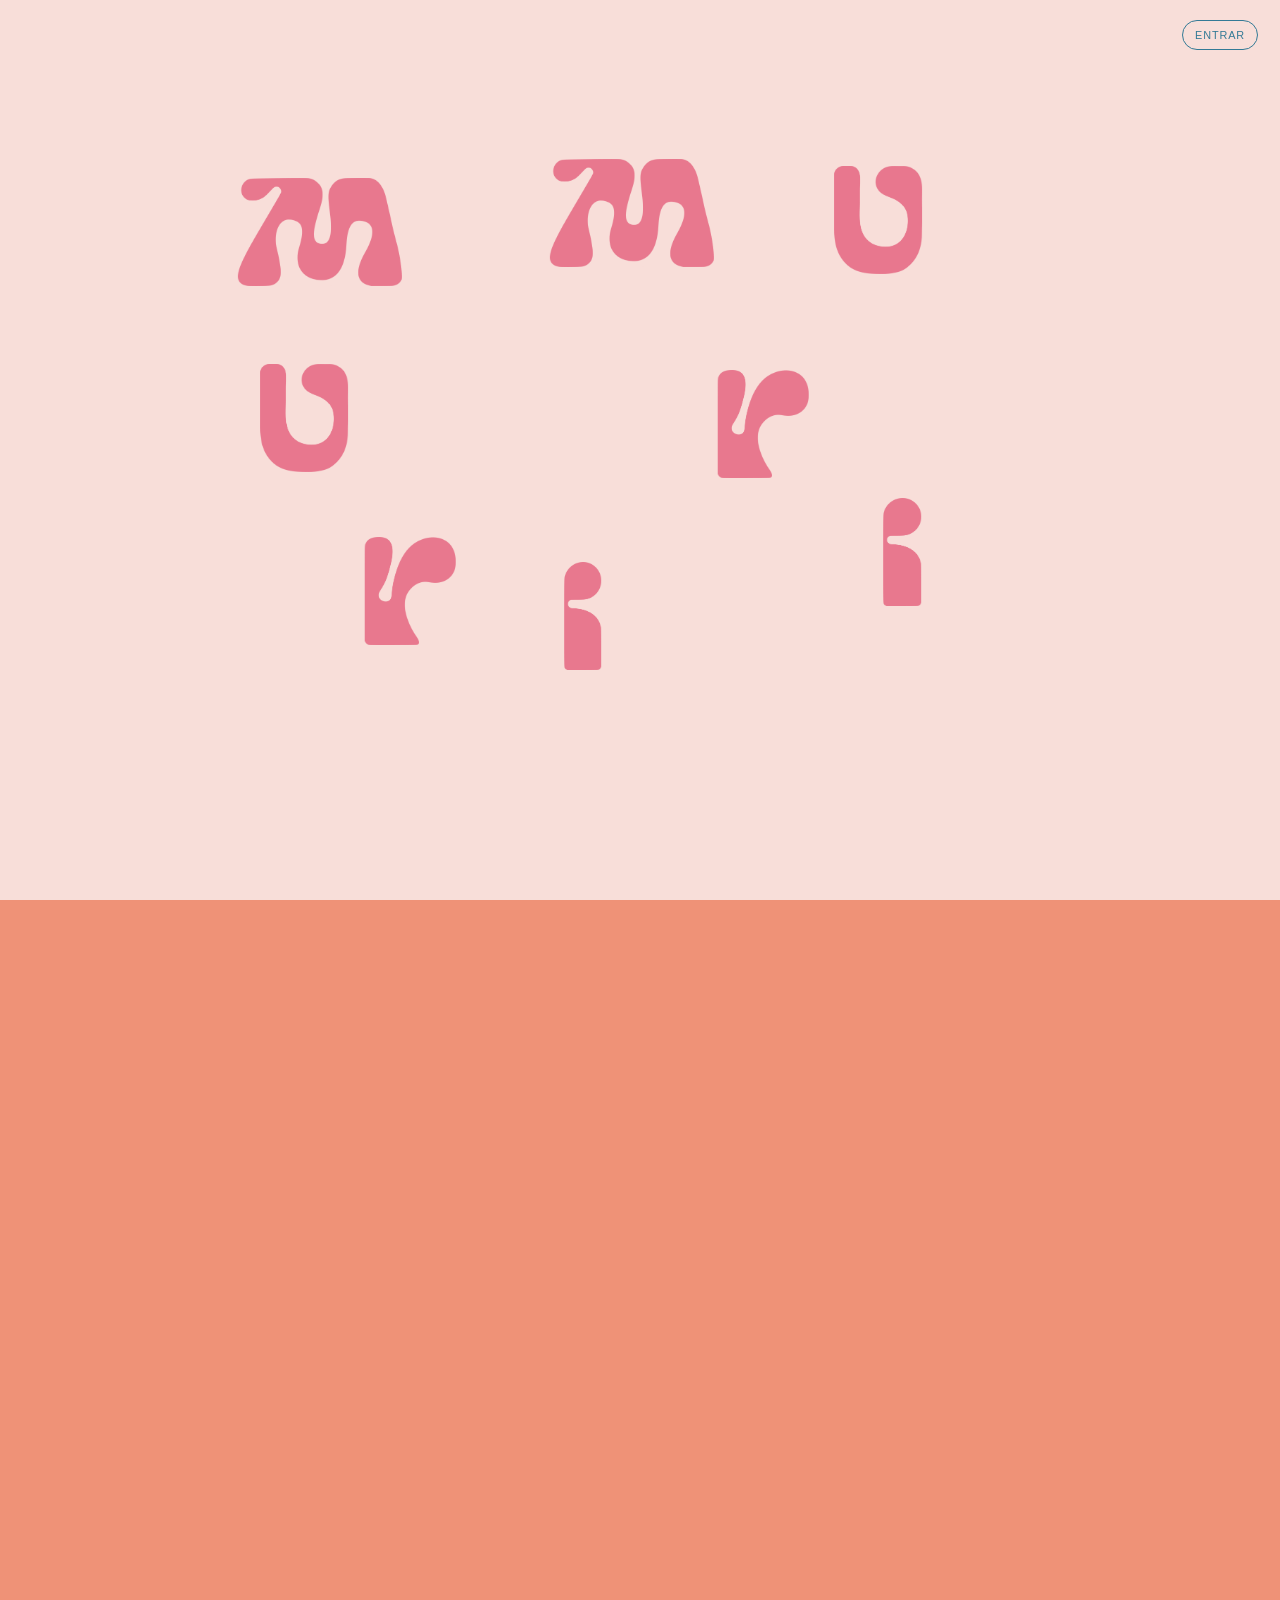
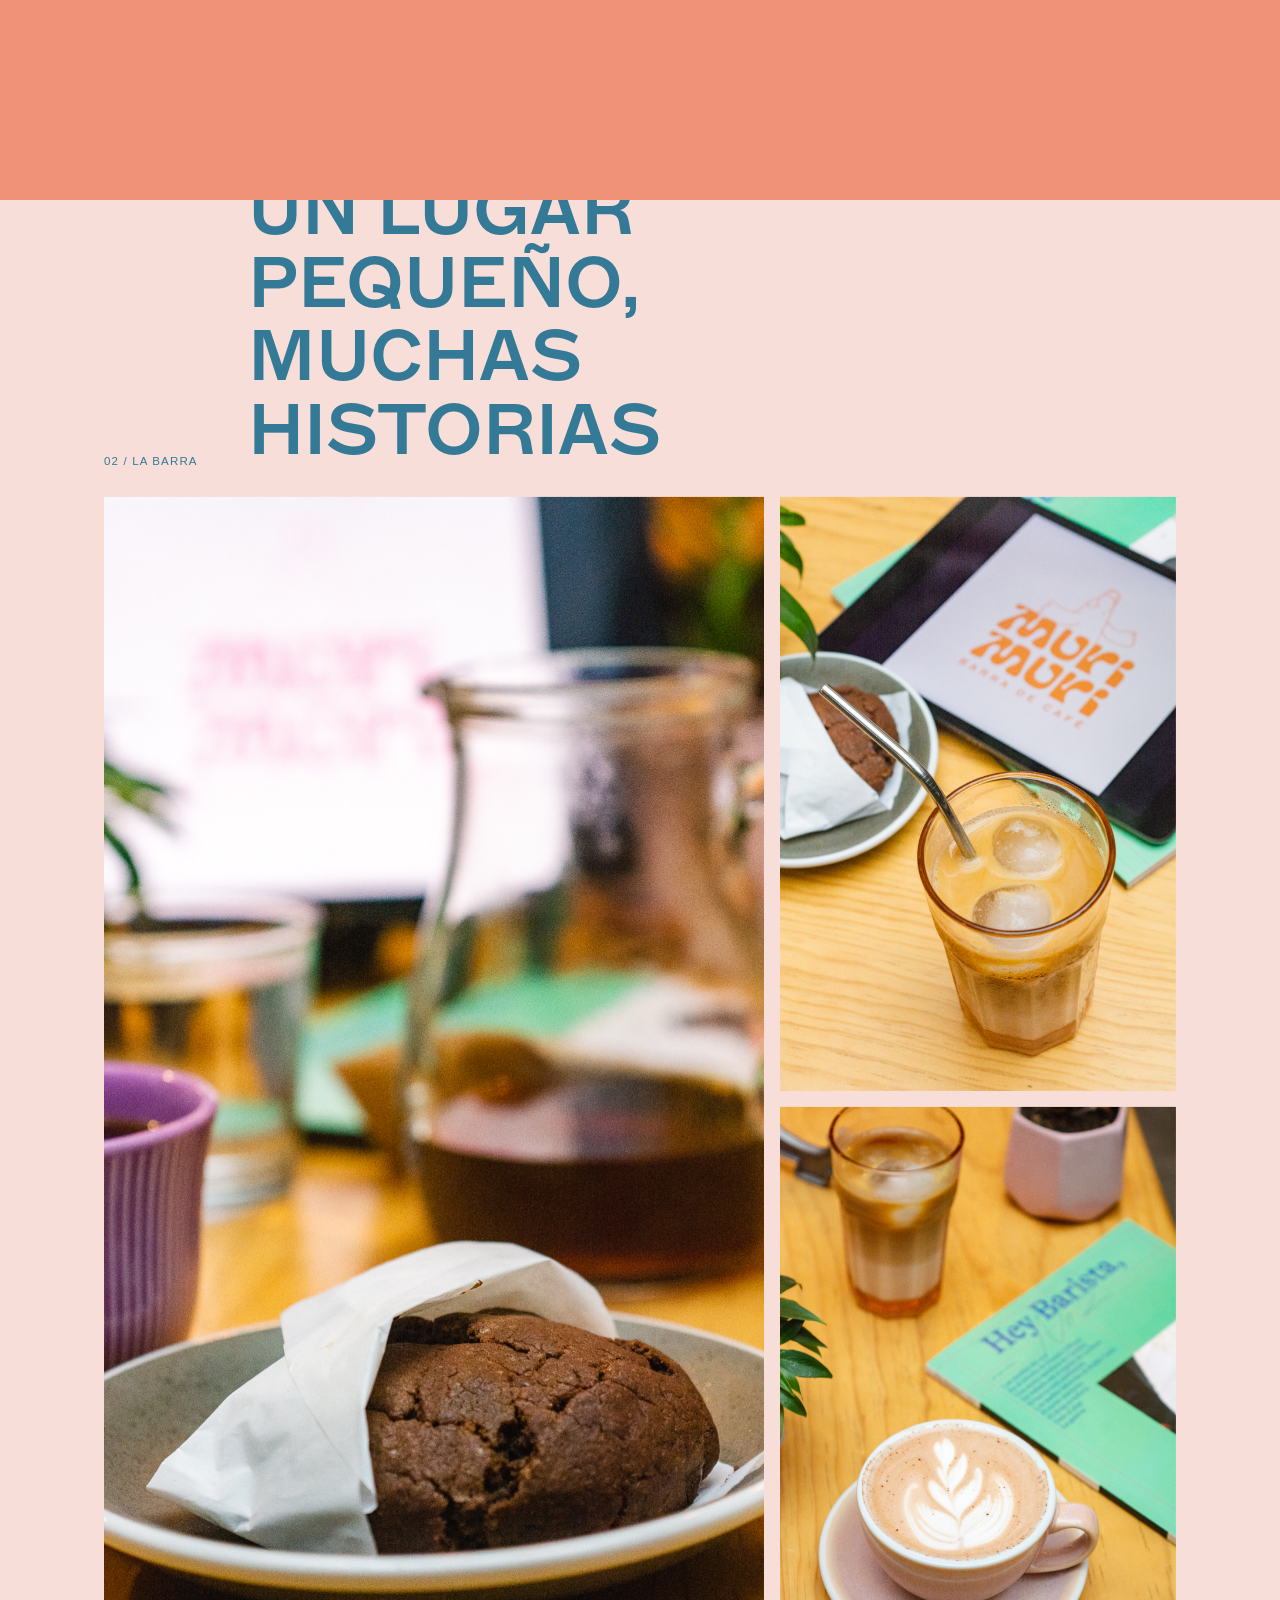
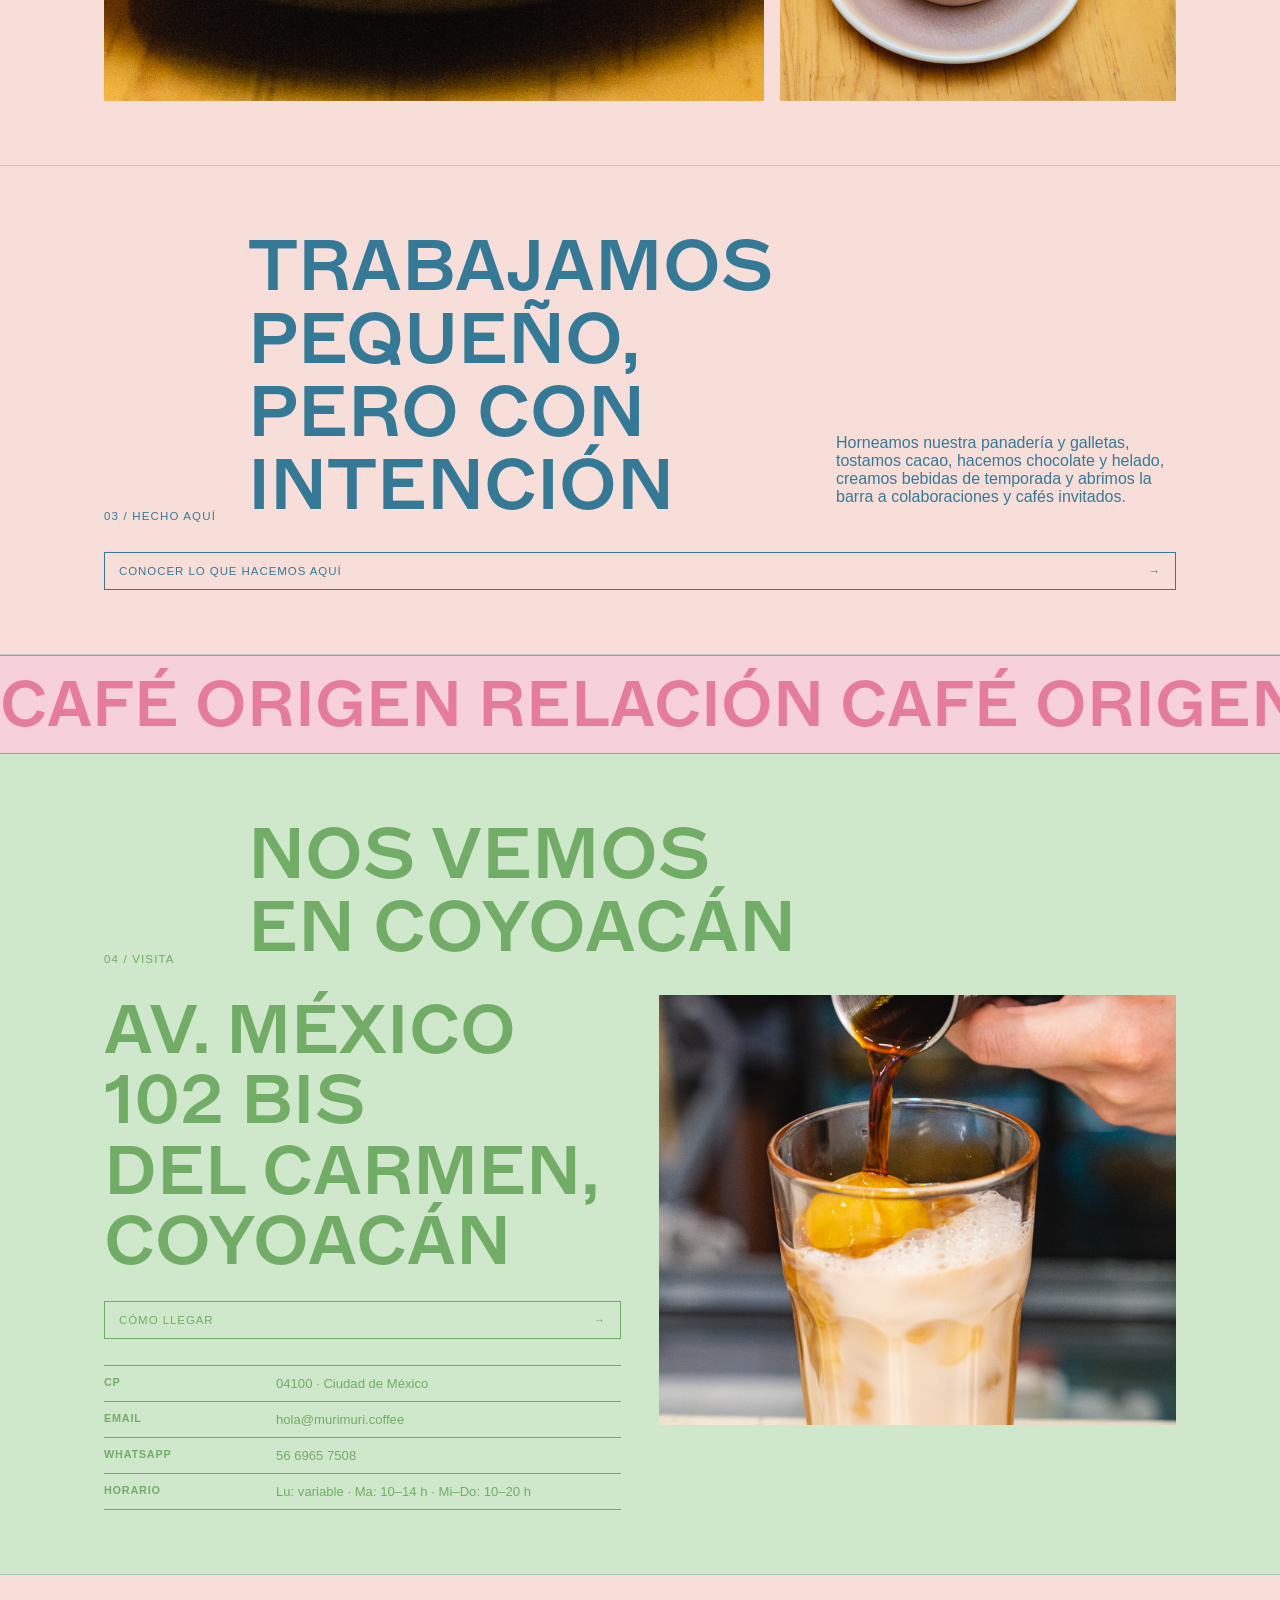
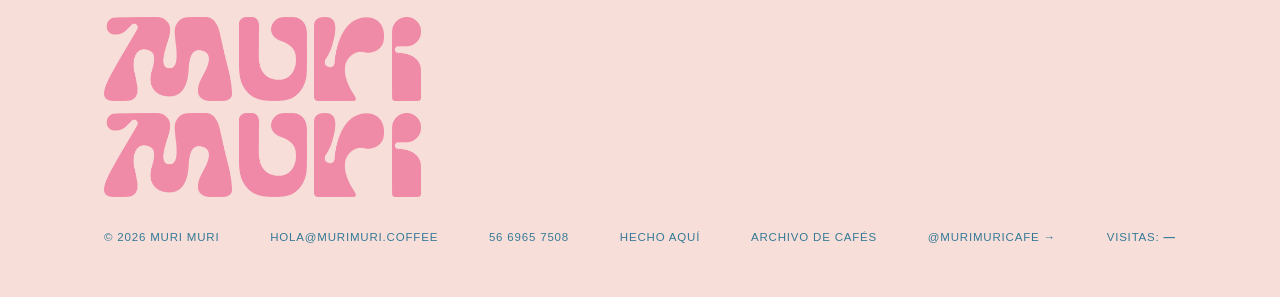
<file: index.html>
<!DOCTYPE html><html lang="es"><head><meta charset="utf-8"><meta name="viewport" content="width=device-width,initial-scale=1"><title>Muri Muri — Café</title><meta name="description" content="Muri Muri — café de especialidad en Coyoacán, CDMX."><link rel="icon" type="image/png" href="assets/letterm.png"><link rel="shortcut icon" type="image/png" href="assets/letterm.png"><link rel="apple-touch-icon" href="assets/letterm.png"><link rel="stylesheet" href="styles-preview.css"></head><body><div id="intro" class="intro"><button id="skipIntro" class="skip">Entrar</button><div id="introStage" class="intro-stage"></div></div><div id="pageWipe" class="page-wipe"></div><header><div class="wrap nav"><a class="brand" href="#top" aria-label="Muri Muri"><img src="assets/logo.png" alt="Muri Muri Barra de Café"></a><nav class="navlinks"><a href="#cafe">Café</a><button class="pill" data-open-menu>Menú</button><a class="internal" href="hecho-aqui/">Hecho aquí</a><a class="internal" href="archive/">Archivo</a><a href="#visita">Visita</a></nav><div class="nav-actions"><button class="pill mobile-menu" data-open-menu>Menú</button><a class="pill" href="https://instagram.com/murimuricafe" target="_blank" rel="noopener">Instagram</a></div></div></header><main id="top"><section class="hero"><div class="wrap hero-grid"><div><p class="eyebrow">Barra de café · Coyoacán · CDMX</p><div class="wordmark" aria-label="Muri Muri"><div class="wordmark-row"><img src="assets/letterm.png" alt="M"><img src="assets/letteru.png" alt="U"><img src="assets/letterr.png" alt="R"><img src="assets/letteri.png" alt="I"></div><div class="wordmark-row"><img src="assets/letterm.png" alt="M"><img src="assets/letteru.png" alt="U"><img src="assets/letterr.png" alt="R"><img src="assets/letteri.png" alt="I"></div></div></div><div class="hero-side"><img class="sticker" id="secretGameTrigger" src="assets/recurso2.png" alt="Personaje de Muri Muri" title="Muri Muri"><p>Café con trazabilidad, tostado con intención y servido sin complicarlo de más.</p><p class="micro">Filtro / espresso / barra / café para llevar</p></div></div></section><div class="band"><div class="band-track">MURI MURI MURI MURI MURI MURI MURI MURI MURI MURI</div></div><section id="cafe"><div class="wrap"><div class="section-head"><span class="micro">01 / Hoy en barra</span><h2>Cafés actuales</h2><p class="section-note">Dos cafés de nuestra barra actual, cada uno con su propia historia, origen y forma de preparación.</p></div><div class="current-coffee-grid"><a class="coffee-card internal" href="coffee/?coffee=san-juan-juquila-vijanos-2026"><div><p class="micro">Espresso · Café actual</p><h3>San Juan Juquila Vijanos</h3><p>Ramiro Dominguez</p><p class="variety">Typica y Marsellesa · Lavado</p></div><div><div class="label"><div class="row"><b>Origen</b><span>Sierra Norte, Oaxaca</span></div><div class="row"><b>Altitud</b><span>1500 msnm</span></div><div class="row"><b>Notas</b><span>Té limón, miel, cuerpo ligero y nuez</span></div><div class="row"><b>Preparación</b><span>Espresso</span></div></div><div class="button"><span>Conocer este café</span><span>→</span></div></div></a><a class="coffee-card coffee-card-blue internal" href="coffee/?coffee=finca-el-encanto"><div><p class="micro">Filtro · Espresso · Café actual</p><h3>Finca El Encanto</h3><p>Marco Antonio Camargo</p><p class="variety">Typica, Caturra y Oro Azteca · Natural</p></div><div><div class="label"><div class="row"><b>Origen</b><span>Atoyac de Álvarez, Guerrero</span></div><div class="row"><b>Altitud</b><span>900–1000 msnm</span></div><div class="row"><b>Relación</b><span>Compramos este café desde 2024</span></div><div class="row"><b>Preparación</b><span>Filtro · Espresso · Omniroast</span></div></div><div class="button"><span>Conocer este café</span><span>→</span></div></div></a></div><a class="button internal" href="archive/"><span>Ver todos los cafés que han pasado por Muri Muri</span><span>→</span></a></div></section><section><div class="wrap"><div class="section-head"><span class="micro">02 / La barra</span><h2>Un lugar pequeño, muchas historias</h2></div><div class="gallery"><img class="gallery-main reveal" src="assets/foto1.jpg" alt="Muri Muri café"><div class="gallery-stack"><img class="reveal" src="assets/foto3.jpg" alt="Muri Muri"><img class="reveal" src="assets/foto4.jpg" alt="Café en Muri Muri"></div></div></div></section><section id="hecho-aqui"><div class="wrap"><div class="section-head"><span class="micro">03 / Hecho aquí</span><h2>Trabajamos pequeño, pero con intención</h2><p class="section-note">Horneamos nuestra panadería y galletas, tostamos cacao, hacemos chocolate y helado, creamos bebidas de temporada y abrimos la barra a colaboraciones y cafés invitados.</p></div><a class="button internal" href="hecho-aqui/"><span>Conocer lo que hacemos aquí</span><span>→</span></a></div></section><div class="band" style="background:#f6d1db;color:#e57c9e"><div class="band-track">CAFÉ ORIGEN RELACIÓN CAFÉ ORIGEN RELACIÓN CAFÉ ORIGEN RELACIÓN</div></div><section id="visita" class="visit"><div class="wrap"><div class="section-head"><span class="micro">04 / Visita</span><h2>Nos vemos en Coyoacán</h2></div><div class="visit-grid"><div><p class="address">Av. México 102 bis<br>Del Carmen, Coyoacán</p><a class="button" href="https://maps.app.goo.gl/VrH9nKPQkNvG2RNm6?g_st=ic" target="_blank" rel="noopener"><span>Cómo llegar</span><span>→</span></a><div class="visit-list"><div class="row"><b>CP</b><span>04100 · Ciudad de México</span></div><div class="row"><b>Email</b><a href="mailto:hola@murimuri.coffee">hola@murimuri.coffee</a></div><div class="row"><b>WhatsApp</b><a href="https://wa.me/525669657508" target="_blank" rel="noopener">56 6965 7508</a></div><div class="row"><b>Horario</b><span>Lu: variable · Ma: 10–14 h · Mi–Do: 10–20 h</span></div></div></div><img src="assets/foto5.jpg" alt="Muri Muri en Coyoacán"></div></div></section></main><footer><div class="wrap"><div class="wordmark footer-mark" aria-label="Muri Muri"><div class="wordmark-row"><img src="assets/letterm.png" alt="M"><img src="assets/letteru.png" alt="U"><img src="assets/letterr.png" alt="R"><img src="assets/letteri.png" alt="I"></div><div class="wordmark-row"><img src="assets/letterm.png" alt="M"><img src="assets/letteru.png" alt="U"><img src="assets/letterr.png" alt="R"><img src="assets/letteri.png" alt="I"></div></div><div class="footer-line"><span>© <span id="year"></span> Muri Muri</span><a href="mailto:hola@murimuri.coffee">hola@murimuri.coffee</a><a href="https://wa.me/525669657508" target="_blank" rel="noopener">56 6965 7508</a><a class="internal" href="hecho-aqui/">Hecho aquí</a><a class="internal" href="archive/">Archivo de cafés</a><a href="https://instagram.com/murimuricafe" target="_blank" rel="noopener">@murimuricafe →</a><span class="visit-counter">Visitas: <strong id="totalVisits">—</strong></span></div></div></footer><div id="gameModal" class="game-modal" aria-hidden="true"><div class="game-card"><button id="gameClose" class="game-close" type="button" aria-label="Cerrar">×</button><p class="micro">Easter egg / Muri Muri</p><h2>¿Nos acompañas por un cafecito?</h2><p>Salta los granos de café y no te quemes con el espresso.</p><div class="game-score"><span>Puntos: <b id="gameScore">0</b></span><span>Mejor: <b id="gameBest">0</b></span></div><canvas id="runner" width="960" height="260" aria-label="Juego: salta con espacio o toque"></canvas><p class="game-help">Espacio o toque para saltar. Mantén presionado para saltar más alto. Enter para reiniciar.</p></div></div><div id="menuModal" class="menu-modal"><div class="menu-shell"><button id="menuClose" class="menu-close">×</button><button id="menuPrev" class="menu-prev">←</button><button id="menuNext" class="menu-next">→</button><iframe id="menuFrame" title="Menú Muri Muri"></iframe></div></div><script src="site-preview.js"></script></body></html>
</file>
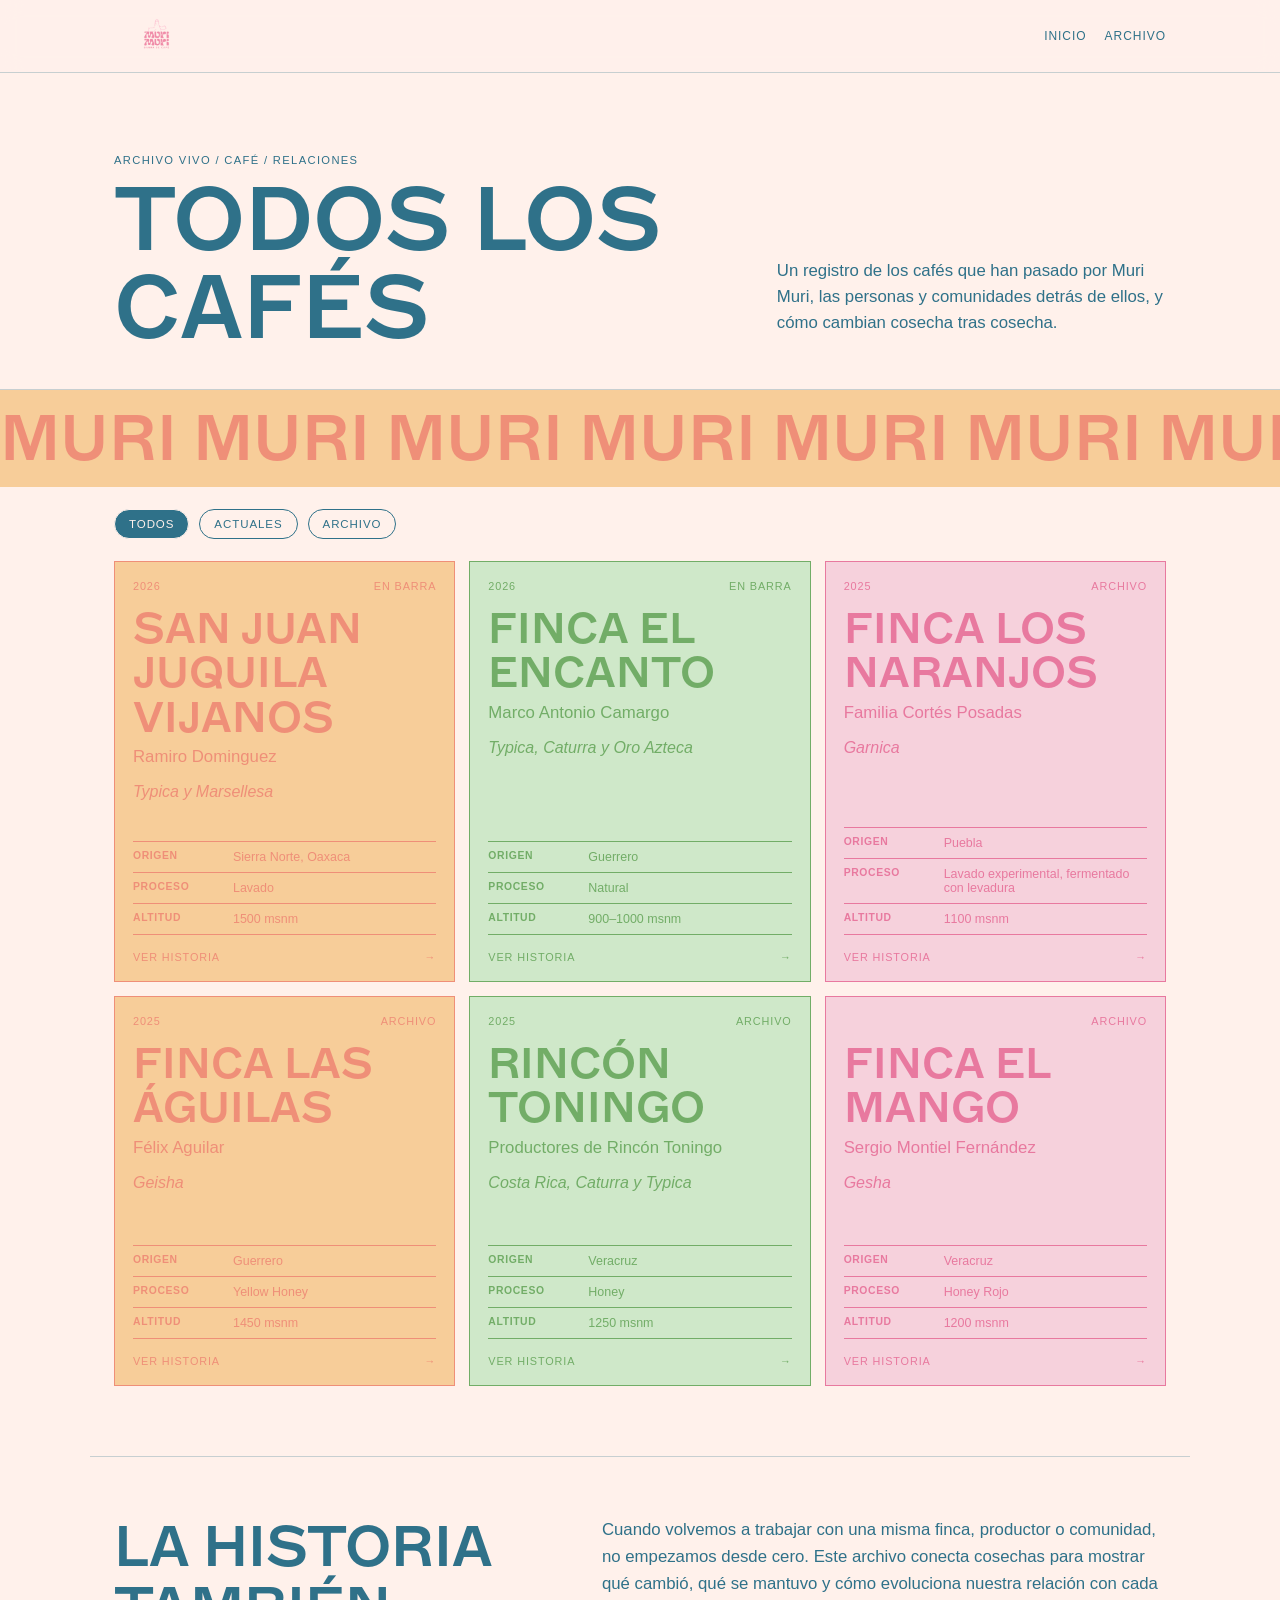
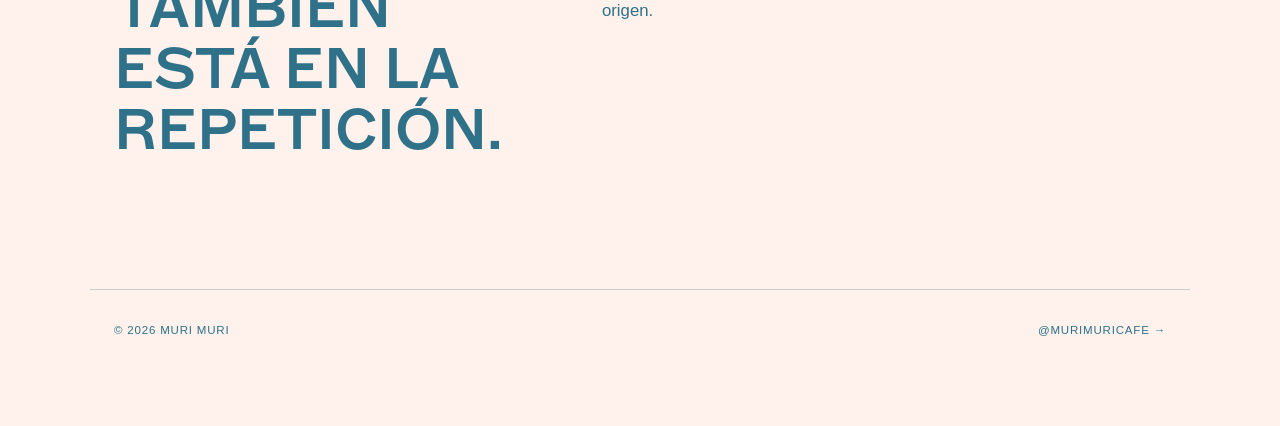
<file: archive/index.html>
<!DOCTYPE html><html lang="es"><head><meta charset="utf-8"><meta name="viewport" content="width=device-width,initial-scale=1"><title>Archivo de cafés — Muri Muri</title><link rel="icon" type="image/png" href="../assets/letterm.png"><link rel="shortcut icon" type="image/png" href="../assets/letterm.png"><link rel="apple-touch-icon" href="../assets/letterm.png"><style>@font-face{font-family:Marfa;src:url('../assets/fonts/ABCMARFA-SEMIBOLD-TRIAL.otf')}@font-face{font-family:MuriSans;src:url('../assets/fonts/Regular.ttf')}*{box-sizing:border-box}html{scroll-behavior:smooth}body{margin:0;background:#fff1eb;color:#2f7189;font-family:MuriSans,Arial,sans-serif}a{color:inherit;text-decoration:none}.wrap{max-width:1100px;margin:auto;padding-left:24px;padding-right:24px}header{position:sticky;top:0;z-index:10;background:#fff1ebee;border-bottom:1px solid #2f718944;backdrop-filter:blur(10px);transition:transform .32s cubic-bezier(.2,.8,.2,1)}header.nav-hidden{transform:translateY(-105%)}.bar{height:72px;display:flex;align-items:center;justify-content:space-between}.bar img{height:48px}.bar nav{display:flex;gap:18px;font-size:.75rem;text-transform:uppercase;letter-spacing:.08em}.hero{padding-top:70px;padding-bottom:36px;border-bottom:1px solid #2f718944}.hero-grid{display:grid;grid-template-columns:1.6fr 1fr;gap:40px;align-items:end}.eyebrow{font-size:.7rem;text-transform:uppercase;letter-spacing:.12em}.hero h1{font-family:Marfa,sans-serif;text-transform:uppercase;font-size:clamp(3rem,7vw,6.3rem);line-height:.98;margin:10px 0 0}.hero p:last-child{font-size:1.05rem;line-height:1.55}.band{overflow:hidden;background:#f7cd99;color:#ef8f78}.track{font-family:Marfa,sans-serif;white-space:nowrap;font-size:clamp(2.5rem,5vw,4.4rem);padding:9px 0;animation:drift 24s linear infinite}@keyframes drift{to{transform:translateX(-32%)}}.filters{display:flex;gap:10px;flex-wrap:wrap;padding-top:22px;padding-bottom:22px}.filter{border:1px solid currentColor;background:transparent;color:inherit;border-radius:999px;padding:8px 14px;font:inherit;font-size:.72rem;text-transform:uppercase;letter-spacing:.08em;cursor:pointer;transition:transform .2s ease,background-color .2s ease,color .2s ease}.filter:hover{transform:translateY(-2px);background:#2f7189;color:#fff1eb}.filter.active{background:#2f7189;color:#fff1eb}.grid{display:grid;grid-template-columns:repeat(3,1fr);gap:14px;padding-bottom:70px}.card{min-height:390px;border:1px solid currentColor;padding:18px;display:flex;flex-direction:column;justify-content:space-between;transition:transform .25s ease,box-shadow .25s ease}.card:hover{transform:translateY(-5px);box-shadow:0 14px 28px #00000012}.card:nth-child(3n+1){background:#f7cd99;color:#ef8f78}.card:nth-child(3n+2){background:#cfe8c9;color:#72ad67}.card:nth-child(3n){background:#f6d1dc;color:#e8799f}.meta,.cta{display:flex;justify-content:space-between;font-size:.68rem;text-transform:uppercase;letter-spacing:.08em}.card h2{font-family:Marfa,sans-serif;text-transform:uppercase;font-size:clamp(1.8rem,3.4vw,2.8rem);line-height:1.02;margin:14px 0 8px}.producer{font-size:1.05rem;margin:0}.variety{font-style:italic}.facts{border-top:1px solid currentColor;margin-top:24px}.fact{display:grid;grid-template-columns:90px 1fr;gap:10px;padding:8px 0;border-bottom:1px solid currentColor;font-size:.78rem}.fact b{text-transform:uppercase;font-size:.65rem;letter-spacing:.06em}.cta{margin-top:16px}.history{border-top:1px solid #2f718944;padding-top:60px;padding-bottom:128px;display:grid;grid-template-columns:1fr 1.3fr;gap:54px}.history h2{font-family:Marfa,sans-serif;font-size:clamp(2.3rem,4.5vw,4rem);line-height:1.06;text-transform:uppercase;margin:0;max-width:500px}.history p{max-width:620px;font-size:1.05rem;line-height:1.6;margin:0}footer{border-top:1px solid #2f718944;padding-top:34px;padding-bottom:calc(90px + env(safe-area-inset-bottom));display:flex;justify-content:space-between;font-size:.72rem;text-transform:uppercase;letter-spacing:.07em}.title-reveal{opacity:0}@media(max-width:850px){.grid{grid-template-columns:1fr 1fr}.hero-grid,.history{grid-template-columns:1fr}}@media(max-width:560px){.wrap{padding-left:26px;padding-right:26px}.bar img{height:44px}.grid{grid-template-columns:1fr}.card{min-height:340px}.hero{padding-top:52px}.hero h1{font-size:clamp(3rem,13vw,4.6rem);line-height:1}.history{padding-top:62px;padding-bottom:138px;gap:42px}.history h2{font-size:clamp(2.25rem,10vw,3.25rem);line-height:1.08}.history p{font-size:1rem;line-height:1.62}footer{padding-top:38px;padding-bottom:calc(120px + env(safe-area-inset-bottom));gap:22px;flex-direction:column}}@media(prefers-reduced-motion:reduce){.track{animation:none}.card,.filter,header{transition:none}.title-reveal{opacity:1!important}}</style></head><body><header><div class="wrap bar"><a href="../index.html"><img src="../assets/logo.png" alt="Muri Muri"></a><nav><a href="../index.html">Inicio</a><a href="../archive/">Archivo</a></nav></div></header><main><section class="hero"><div class="wrap hero-grid"><div><p class="eyebrow">Archivo vivo / café / relaciones</p><h1>Todos los cafés</h1></div><p>Un registro de los cafés que han pasado por Muri Muri, las personas y comunidades detrás de ellos, y cómo cambian cosecha tras cosecha.</p></div></section><div class="band"><div class="track">MURI MURI MURI MURI MURI MURI MURI MURI MURI MURI</div></div><div class="wrap filters" id="filters"><button class="filter active" data-filter="all">Todos</button><button class="filter" data-filter="current">Actuales</button><button class="filter" data-filter="past">Archivo</button></div><section class="wrap"><div class="grid" id="grid"></div><p id="empty" hidden>No hay cafés en esta vista.</p></section><section class="wrap history"><h2>La historia también está en la repetición.</h2><p>Cuando volvemos a trabajar con una misma finca, productor o comunidad, no empezamos desde cero. Este archivo conecta cosechas para mostrar qué cambió, qué se mantuvo y cómo evoluciona nuestra relación con cada origen.</p></section></main><footer class="wrap"><span>© <span id="year"></span> Muri Muri</span><a href="https://instagram.com/murimuricafe" target="_blank" rel="noopener">@murimuricafe →</a></footer><script>const g=document.getElementById('grid'),e=document.getElementById('empty');document.getElementById('year').textContent=new Date().getFullYear();const esc=s=>{const d=document.createElement('div');d.textContent=s??'';return d.innerHTML};let all=[];function animateTitles(){const els=document.querySelectorAll('h1,h2');els.forEach(el=>{if(el.dataset.animated)return;el.dataset.animated='1';el.classList.add('title-reveal')});const o=new IntersectionObserver(es=>es.forEach(x=>{if(x.isIntersecting){x.target.animate([{opacity:0,transform:'translateY(16px)'},{opacity:1,transform:'translateY(0)'}],{duration:620,easing:'cubic-bezier(.2,.8,.2,1)',fill:'forwards'});o.unobserve(x.target)}}),{threshold:.14});els.forEach(el=>o.observe(el))}function card(c){return `<a class="card" href="../coffee/?coffee=${encodeURIComponent(c.slug)}"><div><div class="meta"><span>${esc(c.harvestYear)}</span><span>${c.status==='current'?'En barra':'Archivo'}</span></div><h2>${esc(c.name)}</h2><p class="producer">${esc(c.producer)}</p><p class="variety">${esc(c.variety||'')}</p></div><div><div class="facts"><div class="fact"><b>Origen</b><span>${esc(c.origin)}</span></div><div class="fact"><b>Proceso</b><span>${esc(c.process)}</span></div>${c.altitudeMeters?`<div class="fact"><b>Altitud</b><span>${esc(c.altitudeMeters)} msnm</span></div>`:''}</div><div class="cta"><span>Ver historia</span><span>→</span></div></div></a>`}function render(f='all'){const x=all.filter(c=>f==='all'||c.status===f);g.innerHTML=x.map(card).join('');e.hidden=!!x.length;animateTitles()}document.getElementById('filters').onclick=ev=>{const b=ev.target.closest('[data-filter]');if(!b)return;document.querySelectorAll('.filter').forEach(x=>x.classList.toggle('active',x===b));render(b.dataset.filter)};fetch('coffees.json').then(r=>r.json()).then(d=>{all=Object.entries(d.coffees||{}).map(([slug,c])=>({...c,slug})).sort((a,b)=>(b.harvestYear||0)-(a.harvestYear||0));render()}).catch(()=>{e.hidden=false;e.textContent='No pudimos cargar el archivo.'});animateTitles();const header=document.querySelector('header');let last=window.scrollY;window.addEventListener('scroll',()=>{const y=window.scrollY;if(y>last&&y>110)header.classList.add('nav-hidden');else if(y<last-3||y<30)header.classList.remove('nav-hidden');last=y},{passive:true});</script></body></html>
</file>
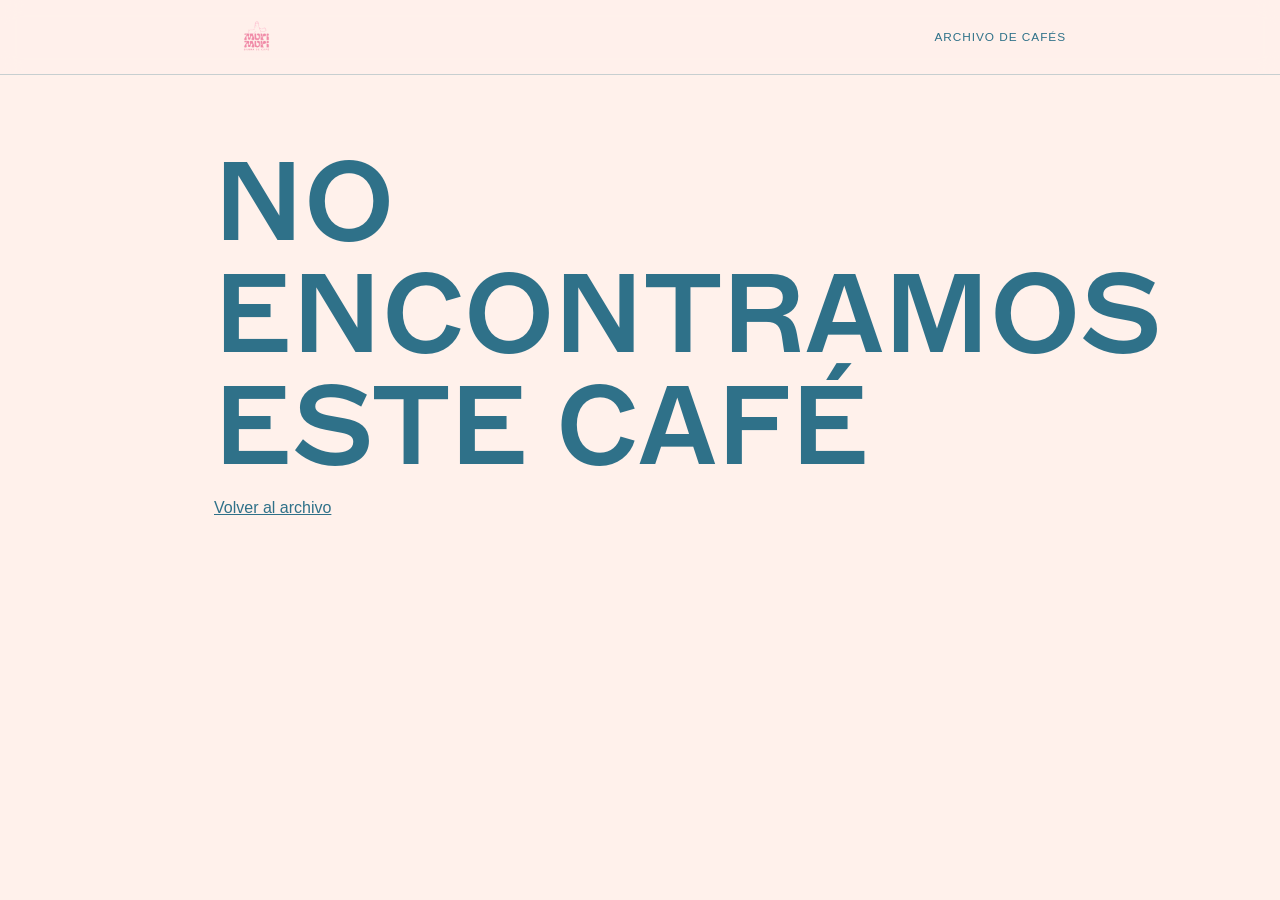
<file: coffee/index.html>
<!DOCTYPE html><html lang="es"><head><meta charset="utf-8"><meta name="viewport" content="width=device-width,initial-scale=1"><title>Café — Muri Muri</title><link rel="icon" type="image/png" href="../assets/letterm.png"><link rel="shortcut icon" type="image/png" href="../assets/letterm.png"><link rel="apple-touch-icon" href="../assets/letterm.png"><style>@font-face{font-family:Marfa;src:url('../assets/fonts/ABCMARFA-SEMIBOLD-TRIAL.otf')}@font-face{font-family:MuriSans;src:url('../assets/fonts/Regular.ttf')}*{box-sizing:border-box}body{margin:0;background:#fff1eb;color:#2f7189;font-family:MuriSans,Arial,sans-serif}a{color:inherit}.wrap{max-width:900px;margin:auto;padding:0 24px}header{border-bottom:1px solid #2f718944;position:sticky;top:0;z-index:10;background:#fff1ebee;backdrop-filter:blur(10px);transition:transform .32s cubic-bezier(.2,.8,.2,1)}header.nav-hidden{transform:translateY(-105%)}.bar{height:74px;display:flex;align-items:center;justify-content:space-between}.bar img{height:48px}.bar a{text-decoration:none;font-size:.74rem;text-transform:uppercase;letter-spacing:.08em}.hero{padding:62px 0 34px}.eyebrow{font-size:.7rem;text-transform:uppercase;letter-spacing:.11em}.hero h1{font-family:Marfa,sans-serif;text-transform:uppercase;font-size:clamp(2.7rem,10vw,7rem);line-height:1;margin:10px 0}.subtitle{font-size:1.15rem}.label{margin-top:28px;background:#f7cd99;color:#ef8f78;border:1px solid currentColor;padding:20px}.label-grid{display:grid;grid-template-columns:repeat(2,1fr);gap:0 24px}.row{padding:11px 0;border-bottom:1px solid currentColor}.row b{display:block;font-size:.65rem;text-transform:uppercase;letter-spacing:.08em;margin-bottom:3px}.story{padding:42px 0}.story section{border-top:1px solid #2f718944;padding:30px 0;display:grid;grid-template-columns:190px 1fr;gap:30px}.story h2{font-family:Marfa,sans-serif;text-transform:uppercase;font-size:1.45rem;line-height:1.08;margin:0}.story p{margin:0;line-height:1.65}.story p+p{margin-top:14px}.tags{display:flex;flex-wrap:wrap;gap:8px}.tag{border:1px solid currentColor;border-radius:999px;padding:7px 11px;font-size:.78rem}.timeline{display:grid;gap:12px}.yr{display:grid;grid-template-columns:70px 1fr;gap:12px}.yr b{font-family:Marfa,sans-serif}.back,.project-link{display:inline-flex;text-decoration:none;border:1px solid currentColor;border-radius:999px;padding:9px 14px;font-size:.75rem;text-transform:uppercase;letter-spacing:.08em;transition:transform .2s ease,background-color .2s ease,color .2s ease}.back{margin:20px 0 60px}.project-link{margin-top:18px}.back:hover,.project-link:hover{transform:translateY(-2px);background:#2f7189;color:#fff1eb}.title-reveal{opacity:0}@media(max-width:620px){.wrap{padding:0 26px}.story section{grid-template-columns:1fr;gap:16px}.label-grid{grid-template-columns:1fr}.hero h1{font-size:clamp(2.6rem,12vw,4.6rem);line-height:1.05}.story h2{font-size:1.35rem}.bar img{height:44px}}@media(prefers-reduced-motion:reduce){.title-reveal{opacity:1!important}.back,.project-link,header{transition:none!important}}</style></head><body><header><div class="wrap bar"><a href="../index.html"><img src="../assets/logo.png" alt="Muri Muri"></a><a href="../archive/">Archivo de cafés</a></div></header><main id="app" class="wrap"></main><script>const app=document.getElementById('app'),q=new URLSearchParams(location.search).get('coffee');const esc=s=>{const d=document.createElement('div');d.textContent=s??'';return d.innerHTML};function animateTitles(){const els=document.querySelectorAll('h1,h2');els.forEach(el=>el.classList.add('title-reveal'));const o=new IntersectionObserver(es=>es.forEach(e=>{if(e.isIntersecting){e.target.animate([{opacity:0,transform:'translateY(16px)'},{opacity:1,transform:'translateY(0)'}],{duration:620,easing:'cubic-bezier(.2,.8,.2,1)',fill:'forwards'});o.unobserve(e.target)}}),{threshold:.14});els.forEach(el=>o.observe(el))}function render(c){document.title=`${c.name} — Muri Muri`;const tags=(c.tastingNotes||[]).map(x=>`<span class="tag">${esc(x)}</span>`).join('');const hist=(c.history||[]).map(x=>`<div class="yr"><b>${esc(x.year)}</b><span>${esc(x.summary)}</span></div>`).join('');const project=c.sourceUrl?`<a class="project-link" href="${esc(c.sourceUrl)}" target="_blank" rel="noopener">Conocer el Guest Coffee Project →</a>`:'';app.innerHTML=`<section class="hero"><p class="eyebrow">${c.status==='current'?'Café actual':'Archivo'} · ${esc(c.service||'Muri Muri')}</p><h1>${esc(c.name)}</h1><p class="subtitle">${esc(c.producer)} · ${esc(c.origin)}</p><div class="label"><div class="label-grid"><div class="row"><b>Productor</b>${esc(c.producer)}</div><div class="row"><b>Comunidad</b>${esc(c.community)}</div><div class="row"><b>Variedad</b><i>${esc(c.variety)}</i></div><div class="row"><b>Proceso</b>${esc(c.process)}</div><div class="row"><b>Altitud</b>${esc(c.altitudeMeters)} msnm</div><div class="row"><b>Cosecha</b>${esc(c.harvestYear)}</div></div></div></section><div class="story"><section><h2>En taza</h2><div class="tags">${tags||'<span>Por documentar</span>'}</div></section><section><h2>Origen</h2><div><p>${esc(c.originStory||`${c.community} forma parte de ${c.origin}, ${c.country}.`)}</p>${c.productionStory?`<p>${esc(c.productionStory)}</p>`:''}${project}</div></section><section><h2>La relación</h2><p>${esc(c.relationship||'Estamos documentando la relación detrás de este café.')}</p></section><section><h2>Historia</h2><div class="timeline">${hist||'<p>Primera cosecha documentada.</p>'}</div></section></div><a class="back" href="../archive/">← Volver al archivo</a>`;animateTitles()}fetch('../archive/coffees.json').then(r=>r.json()).then(d=>{const c=d.coffees&&d.coffees[q];if(!c)throw Error();render(c)}).catch(()=>{app.innerHTML='<section class="hero"><h1>No encontramos este café</h1><p><a href="../archive/">Volver al archivo</a></p></section>';animateTitles()});const header=document.querySelector('header');let last=window.scrollY;window.addEventListener('scroll',()=>{const y=window.scrollY;if(y>last&&y>110)header.classList.add('nav-hidden');else if(y<last-3||y<30)header.classList.remove('nav-hidden');last=y},{passive:true});</script></body></html>
</file>
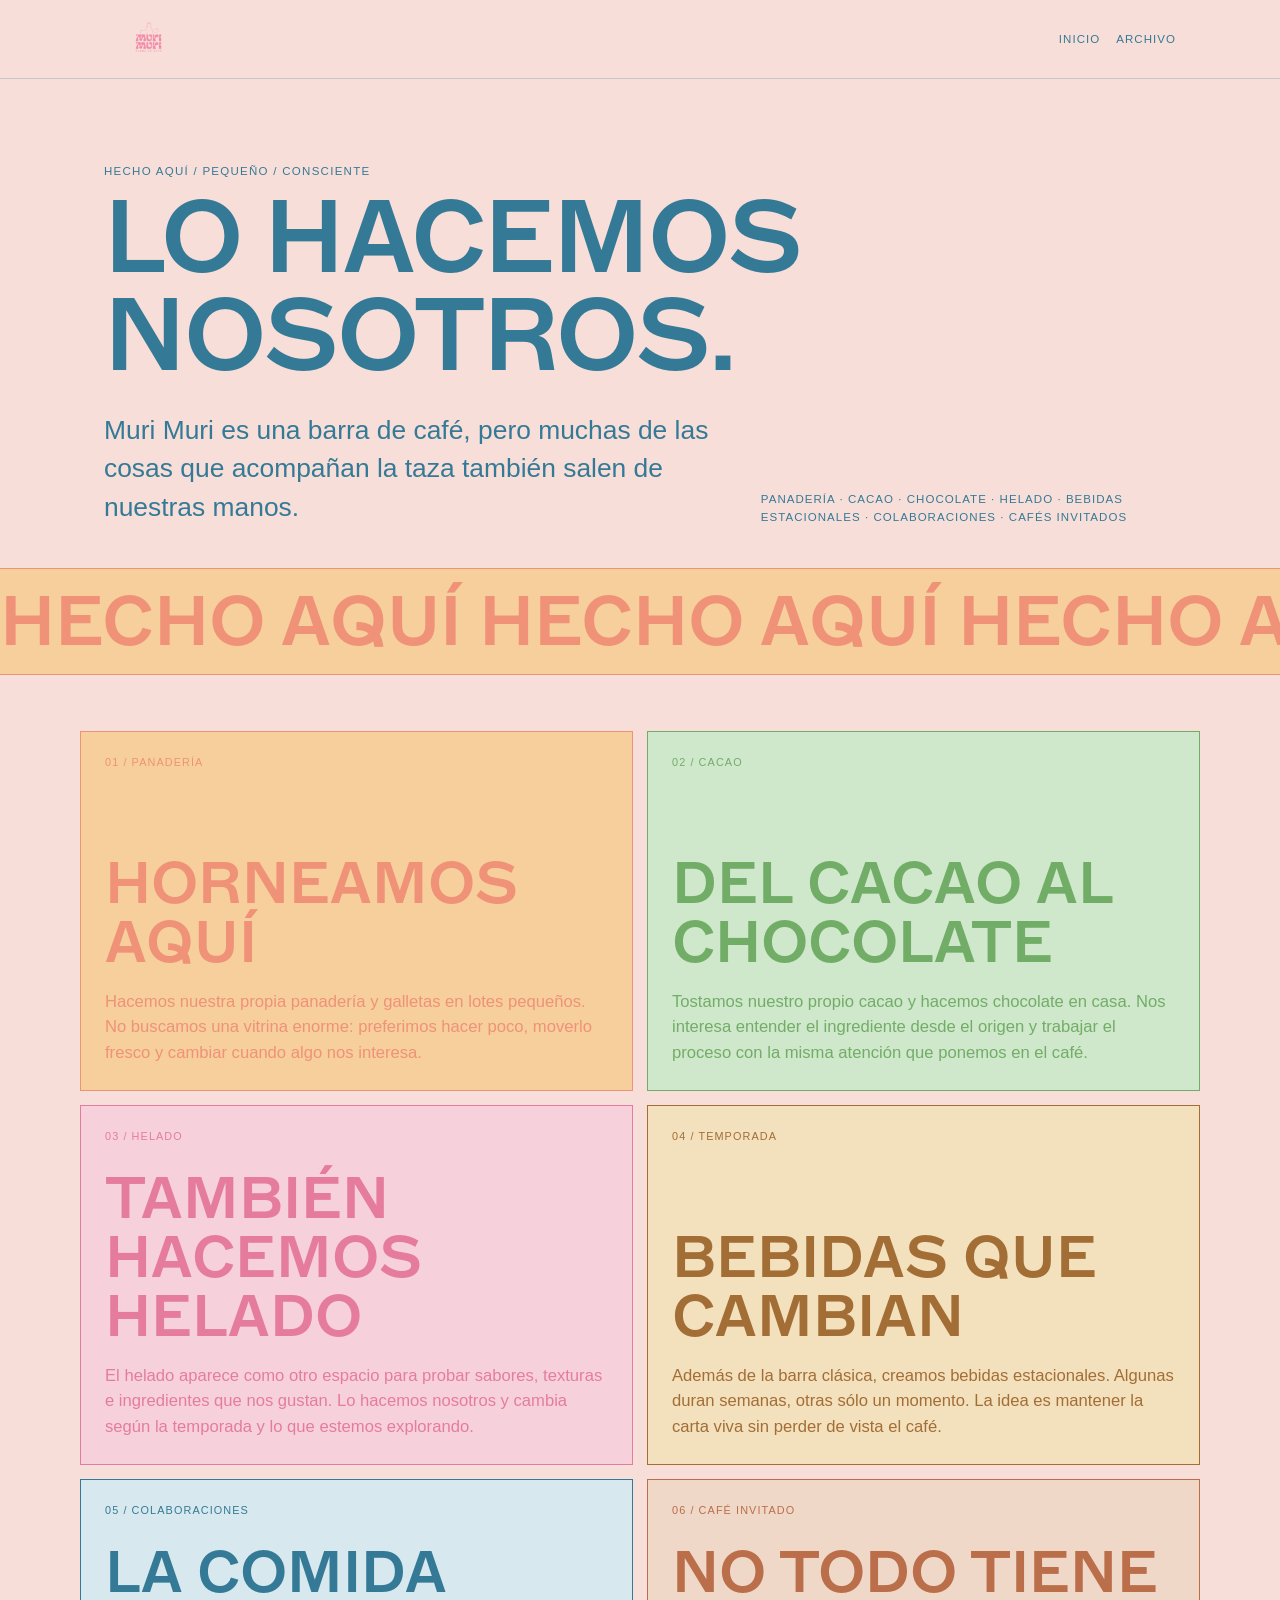
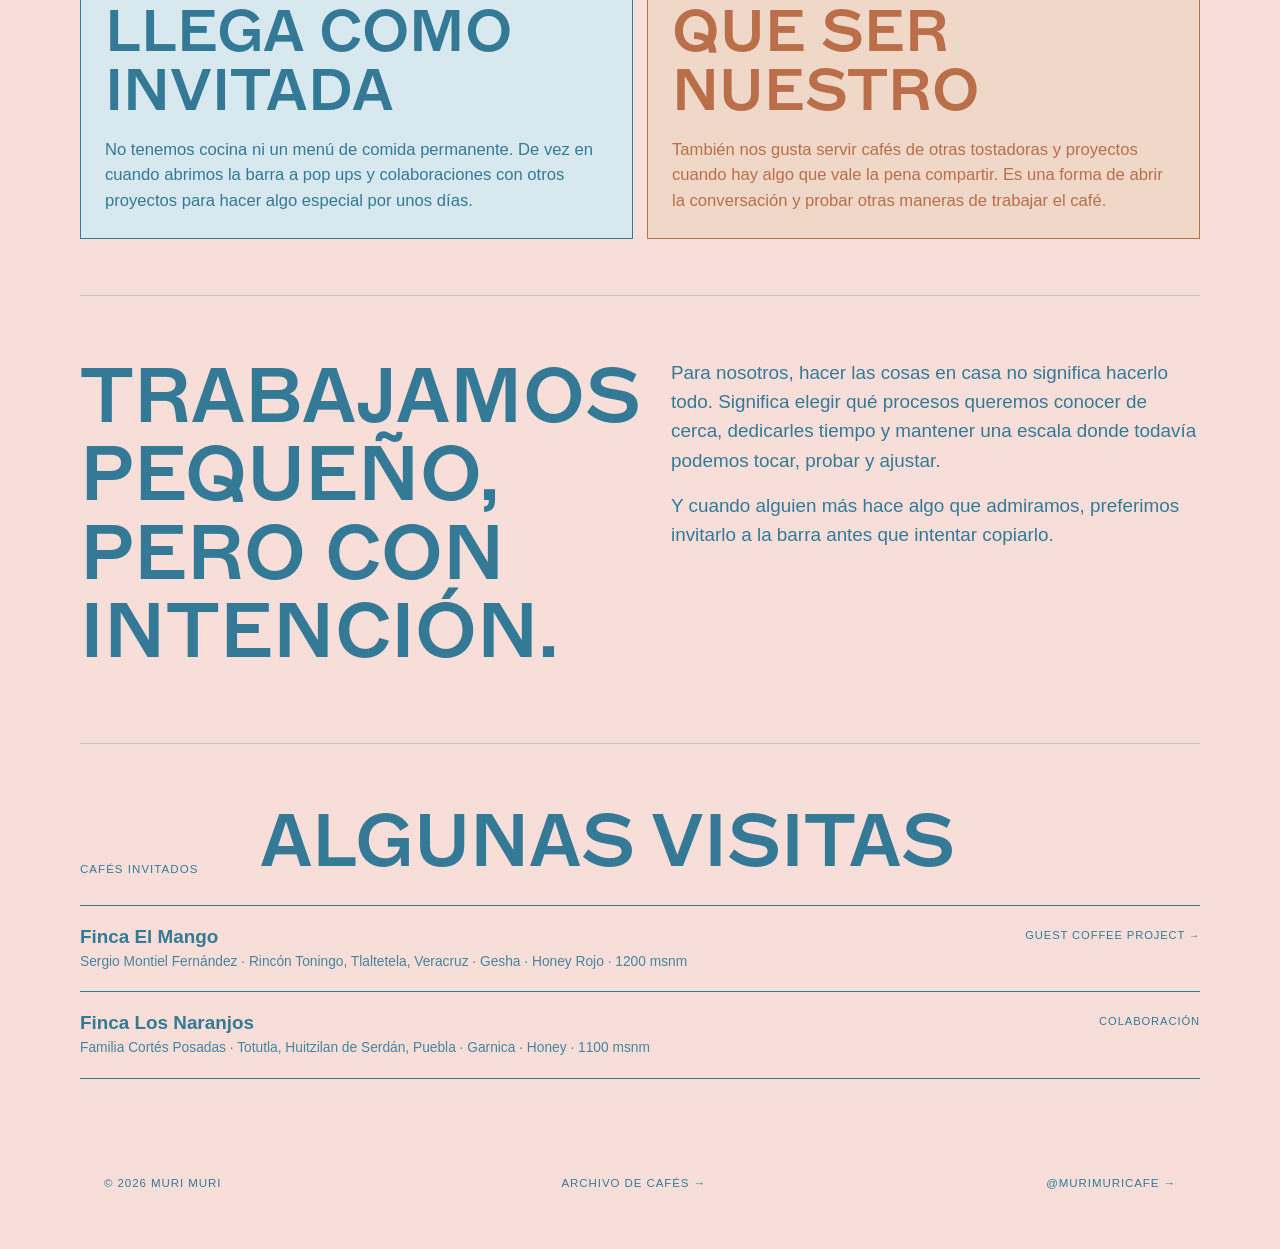
<file: hecho-aqui/index.html>
<!DOCTYPE html>
<html lang="es">
<head>
  <meta charset="utf-8" />
  <meta name="viewport" content="width=device-width,initial-scale=1" />
  <title>Hecho aquí — Muri Muri</title>
  <meta name="description" content="Panadería, cacao, helado, bebidas de temporada, colaboraciones y cafés invitados en Muri Muri." />
  <link rel="icon" type="image/png" href="../assets/letterm.png" />
  <link rel="shortcut icon" type="image/png" href="../assets/letterm.png" />
  <link rel="apple-touch-icon" href="../assets/letterm.png" />
  <style>
    @font-face{font-family:Marfa;src:url('../assets/fonts/ABCMARFA-SEMIBOLD-TRIAL.otf')}@font-face{font-family:MuriSans;src:url('../assets/fonts/Regular.ttf')}
    :root{--bg:#f8ded9;--ink:#347a96;--peach:#f6cf9c;--coral:#ef9277;--mint:#cfe7ca;--green:#72ad68;--rose:#f6d1db;--pink:#e57c9e;--paper:#fff8f2}
    *{box-sizing:border-box}body{margin:0;background:var(--bg);color:var(--ink);font-family:MuriSans,Arial,sans-serif;overflow-x:hidden}a{color:inherit;text-decoration:none}.wrap{max-width:1120px;margin:auto;padding:0 24px}
    header{position:sticky;top:0;z-index:20;background:#f8ded9ee;backdrop-filter:blur(12px);border-bottom:1px solid #347a9640;transition:transform .32s cubic-bezier(.2,.8,.2,1)}header.nav-hidden{transform:translateY(-105%)}.nav{height:78px;display:flex;align-items:center;justify-content:space-between;gap:18px}.nav img{height:50px}.nav-links{display:flex;gap:16px;font-size:.72rem;text-transform:uppercase;letter-spacing:.09em}.nav-links a{transition:transform .2s ease}.nav-links a:hover{transform:translateY(-2px)}
    .hero{padding:74px 0 42px}.eyebrow{font-size:.72rem;text-transform:uppercase;letter-spacing:.11em}.hero h1{font-family:Marfa,sans-serif;text-transform:uppercase;font-size:clamp(3.7rem,8vw,7rem);line-height:.96;letter-spacing:-.02em;margin:12px 0 26px;max-width:100%}.hero-copy{display:grid;grid-template-columns:1.2fr .8fr;gap:34px;align-items:end}.hero-copy p{font-size:clamp(1.15rem,2.2vw,1.65rem);line-height:1.45;margin:0}.micro{font-size:.72rem!important;text-transform:uppercase;letter-spacing:.09em;line-height:1.5!important}
    .band{overflow:hidden;background:var(--peach);color:var(--coral);border-block:1px solid currentColor}.track{font-family:Marfa,sans-serif;font-size:clamp(2.6rem,5.5vw,5rem);white-space:nowrap;padding:9px 0;animation:move 25s linear infinite}@keyframes move{to{transform:translateX(-32%)}}
    .grid{display:grid;grid-template-columns:repeat(2,1fr);gap:14px;padding:56px 0}.card{min-height:360px;border:1px solid currentColor;padding:24px;display:flex;flex-direction:column;justify-content:space-between;transition:transform .22s ease,box-shadow .22s ease}.card:hover{transform:translateY(-4px);box-shadow:0 14px 28px rgba(0,0,0,.06)}.card:nth-child(1){background:var(--peach);color:var(--coral)}.card:nth-child(2){background:var(--mint);color:var(--green)}.card:nth-child(3){background:var(--rose);color:var(--pink)}.card:nth-child(4){background:#f3e1bd;color:#a36d36}.card:nth-child(5){background:#d7e8ee;color:#347a96}.card:nth-child(6){background:#efd8c8;color:#ba6e4a}.card h2{font-family:Marfa,sans-serif;text-transform:uppercase;font-size:clamp(2.3rem,4.6vw,4.1rem);line-height:1;margin:0 0 16px}.card p{font-size:1.04rem;line-height:1.55;margin:0}.num{font-size:.68rem;text-transform:uppercase;letter-spacing:.1em}
    .statement{padding:62px 0 72px;border-top:1px solid #347a9640;border-bottom:1px solid #347a9640;display:grid;grid-template-columns:1fr 1.4fr;gap:30px}.statement h2{font-family:Marfa,sans-serif;text-transform:uppercase;font-size:clamp(2.8rem,6vw,5.4rem);line-height:1.02;margin:0}.statement p{font-size:1.18rem;line-height:1.55;margin:0}.statement p+p{margin-top:16px}
    .guest{padding:60px 0}.guest-head{display:grid;grid-template-columns:160px 1fr;gap:20px;align-items:end;margin-bottom:26px}.guest-head h2{font-family:Marfa,sans-serif;text-transform:uppercase;font-size:clamp(2.7rem,5.8vw,5rem);line-height:1;margin:0}.guest-list{border-top:1px solid currentColor}.guest-row{display:grid;grid-template-columns:1fr auto;gap:20px;padding:20px 0;border-bottom:1px solid currentColor;font-size:1.05rem}.guest-row strong{display:block;font-size:1.18rem;margin-bottom:4px}.guest-row span{display:block;font-size:.86rem;line-height:1.45;opacity:.9}.guest-row small{text-transform:uppercase;letter-spacing:.08em;font-size:.7rem;white-space:nowrap;align-self:start;padding-top:3px}.guest-link{transition:padding-left .2s ease,background-color .2s ease}.guest-link:hover{padding-left:6px;background:#ffffff22}.guest-link small::after{content:'  →';font-size:.9em}
    footer{padding:38px 0 60px}.footer{display:flex;justify-content:space-between;gap:20px;flex-wrap:wrap;font-size:.72rem;text-transform:uppercase;letter-spacing:.08em}.footer a{transition:transform .2s ease}.footer a:hover{transform:translateY(-2px)}.title-reveal{opacity:0}
    @media(max-width:700px){.hero-copy,.statement,.grid{grid-template-columns:1fr}.guest-head{grid-template-columns:1fr}.hero{padding-top:54px}.hero h1{font-size:clamp(3.2rem,13.5vw,4.8rem);line-height:.96;letter-spacing:-.025em}.grid{padding-top:38px}.card{min-height:300px}.wrap{padding-left:26px;padding-right:26px}.nav-links{gap:10px;font-size:.65rem}.nav img{height:44px}.guest-head h2{font-size:clamp(2.8rem,12vw,4.4rem);line-height:1}.guest-row{grid-template-columns:1fr;gap:8px}.guest-row small{padding-top:0}}
    @media(prefers-reduced-motion:reduce){.track{animation:none}.guest-link,.card,.footer a,.nav-links a,header{transition:none}.title-reveal{opacity:1!important}}
  </style>
</head>
<body>
<header><div class="wrap nav"><a href="../"><img src="../assets/logo.png" alt="Muri Muri"></a><nav class="nav-links"><a href="../">Inicio</a><a href="../archive/">Archivo</a></nav></div></header>
<main>
  <section class="hero"><div class="wrap"><p class="eyebrow">Hecho aquí / pequeño / consciente</p><h1>Lo hacemos nosotros.</h1><div class="hero-copy"><p>Muri Muri es una barra de café, pero muchas de las cosas que acompañan la taza también salen de nuestras manos.</p><p class="micro">Panadería · cacao · chocolate · helado · bebidas estacionales · colaboraciones · cafés invitados</p></div></div></section>
  <div class="band"><div class="track">HECHO AQUÍ HECHO AQUÍ HECHO AQUÍ HECHO AQUÍ HECHO AQUÍ HECHO AQUÍ</div></div>
  <section class="wrap grid">
    <article class="card"><span class="num">01 / Panadería</span><div><h2>Horneamos aquí</h2><p>Hacemos nuestra propia panadería y galletas en lotes pequeños. No buscamos una vitrina enorme: preferimos hacer poco, moverlo fresco y cambiar cuando algo nos interesa.</p></div></article>
    <article class="card"><span class="num">02 / Cacao</span><div><h2>Del cacao al chocolate</h2><p>Tostamos nuestro propio cacao y hacemos chocolate en casa. Nos interesa entender el ingrediente desde el origen y trabajar el proceso con la misma atención que ponemos en el café.</p></div></article>
    <article class="card"><span class="num">03 / Helado</span><div><h2>También hacemos helado</h2><p>El helado aparece como otro espacio para probar sabores, texturas e ingredientes que nos gustan. Lo hacemos nosotros y cambia según la temporada y lo que estemos explorando.</p></div></article>
    <article class="card"><span class="num">04 / Temporada</span><div><h2>Bebidas que cambian</h2><p>Además de la barra clásica, creamos bebidas estacionales. Algunas duran semanas, otras sólo un momento. La idea es mantener la carta viva sin perder de vista el café.</p></div></article>
    <article class="card"><span class="num">05 / Colaboraciones</span><div><h2>La comida llega como invitada</h2><p>No tenemos cocina ni un menú de comida permanente. De vez en cuando abrimos la barra a pop ups y colaboraciones con otros proyectos para hacer algo especial por unos días.</p></div></article>
    <article class="card"><span class="num">06 / Café invitado</span><div><h2>No todo tiene que ser nuestro</h2><p>También nos gusta servir cafés de otras tostadoras y proyectos cuando hay algo que vale la pena compartir. Es una forma de abrir la conversación y probar otras maneras de trabajar el café.</p></div></article>
  </section>
  <section class="wrap statement"><h2>Trabajamos pequeño, pero con intención.</h2><div><p>Para nosotros, hacer las cosas en casa no significa hacerlo todo. Significa elegir qué procesos queremos conocer de cerca, dedicarles tiempo y mantener una escala donde todavía podemos tocar, probar y ajustar.</p><p>Y cuando alguien más hace algo que admiramos, preferimos invitarlo a la barra antes que intentar copiarlo.</p></div></section>
  <section class="wrap guest"><div class="guest-head"><span class="micro">Cafés invitados</span><h2>Algunas visitas</h2></div><div class="guest-list">
    <a class="guest-row guest-link" href="https://ombligodeluna.coffee/guest-coffee-projekt-mx/" target="_blank" rel="noopener"><div><strong>Finca El Mango</strong><span>Sergio Montiel Fernández · Rincón Toningo, Tlaltetela, Veracruz · Gesha · Honey Rojo · 1200 msnm</span></div><small>Guest Coffee Project</small></a>
    <div class="guest-row"><div><strong>Finca Los Naranjos</strong><span>Familia Cortés Posadas · Totutla, Huitzilan de Serdán, Puebla · Garnica · Honey · 1100 msnm</span></div><small>Colaboración</small></div>
  </div></section>
</main>
<footer><div class="wrap footer"><span>© <span id="year"></span> Muri Muri</span><a href="../archive/">Archivo de cafés →</a><a href="https://instagram.com/murimuricafe" target="_blank" rel="noopener">@murimuricafe →</a></div></footer>
<script>document.getElementById('year').textContent=new Date().getFullYear();const titles=document.querySelectorAll('h1,h2');titles.forEach(el=>el.classList.add('title-reveal'));const o=new IntersectionObserver(es=>es.forEach(e=>{if(e.isIntersecting){e.target.animate([{opacity:0,transform:'translateY(16px)'},{opacity:1,transform:'translateY(0)'}],{duration:620,easing:'cubic-bezier(.2,.8,.2,1)',fill:'forwards'});o.unobserve(e.target)}}),{threshold:.14});titles.forEach(el=>o.observe(el));const header=document.querySelector('header');let last=window.scrollY;window.addEventListener('scroll',()=>{const y=window.scrollY;if(y>last&&y>110)header.classList.add('nav-hidden');else if(y<last-3||y<30)header.classList.remove('nav-hidden');last=y},{passive:true});</script>
</body></html>
</file>
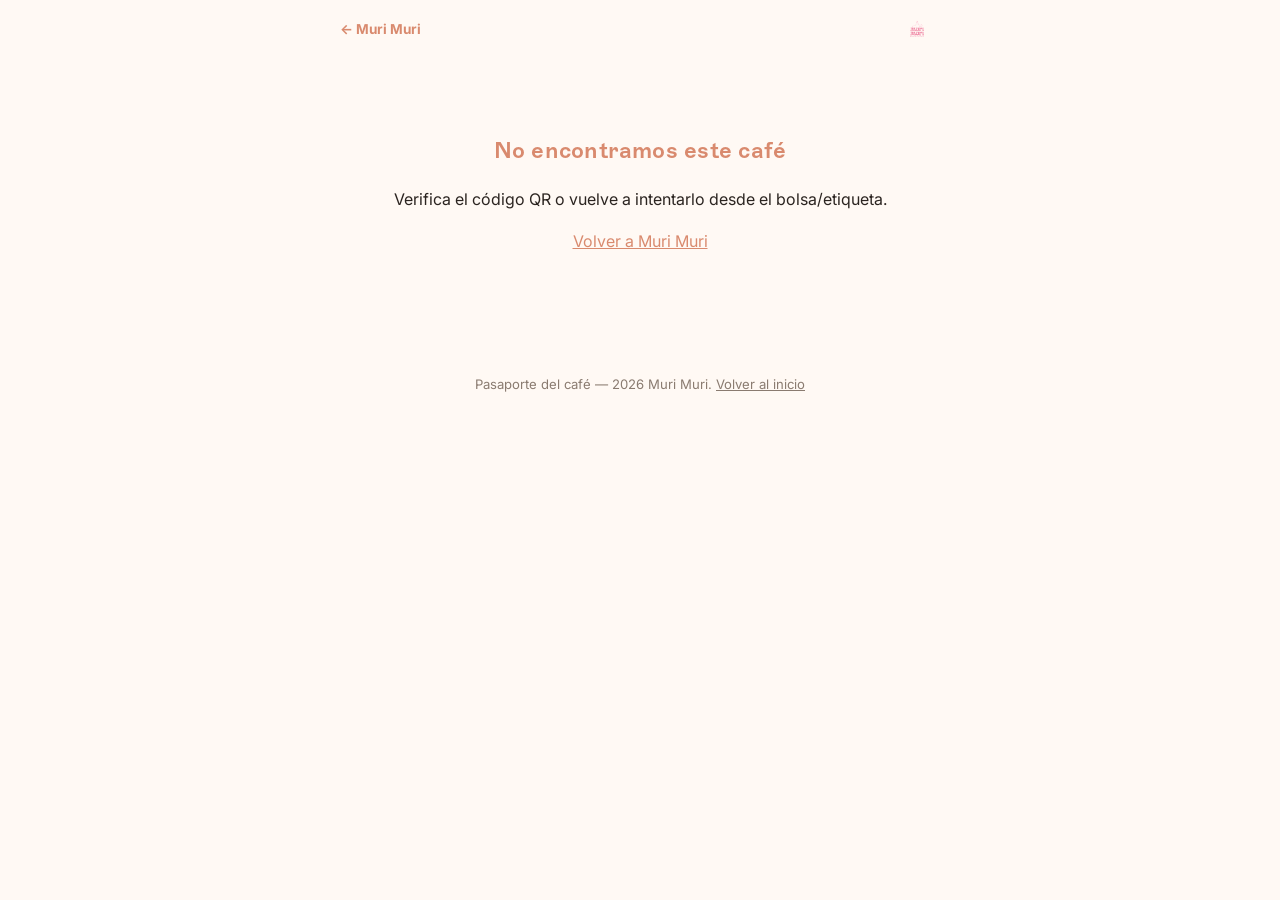
<file: passport/index.html>
<!DOCTYPE html>
<html lang="es">
<head>
  <meta charset="utf-8" />
  <meta name="viewport" content="width=device-width,initial-scale=1" />
  <title>Pasaporte del café — Muri Muri</title>
  <meta name="description" content="Conoce la historia detrás de este café: quién lo cultivó, cómo se procesó y por qué sabe como sabe." />
  <link rel="icon" href="../assets/logo.png" type="image/png" />

  <link rel="preconnect" href="https://fonts.googleapis.com" />
  <link rel="preconnect" href="https://fonts.gstatic.com" crossorigin />
  <link href="https://fonts.googleapis.com/css2?family=Inter:wght@400;600;800&display=swap" rel="stylesheet" />

  <style>
    :root{
      --accent:#eaad96;
      --accent-deep:#d98a6e;
      --sage:#a9b98f;
      --ink:#2b2420;
      --muted:#8a7b70;
      --max:640px;
      --bg:#fff9f4;
      --card:#ffffff;
      --radius:18px;
    }
    @font-face{
      font-family:'Marfa';
      src:url('../assets/fonts/ABCMARFA-SEMIBOLD-TRIAL.otf') format('opentype');
      font-weight:700; font-style:normal; font-display:swap;
    }
    @font-face{
      font-family:'MuriSans';
      src:url('../assets/fonts/Regular.ttf') format('truetype');
      font-weight:400; font-style:normal; font-display:swap;
    }
    *{ box-sizing:border-box }
    html,body{ margin:0; }
    body{
      background:var(--bg); color:var(--ink);
      font-family:'MuriSans', Inter, system-ui, -apple-system, Segoe UI, Roboto, Helvetica, Arial, sans-serif;
      line-height:1.65;
    }
    h1,h2,h3,.display{ font-family:'Marfa','Inter',sans-serif; letter-spacing:.01em; }
    a{ color:var(--accent-deep); }
    .wrap{ max-width:var(--max); margin:0 auto; padding:0 20px; }

    .topbar{
      display:flex; align-items:center; justify-content:space-between;
      padding:16px 20px; max-width:var(--max); margin:0 auto;
    }
    .topbar a{ font-weight:700; font-size:.85rem; text-decoration:none; }
    .topbar img{ height:26px; }

    .hero{
      text-align:center; padding:8px 20px 28px;
    }
    .hero .eyebrow{
      font-size:.75rem; font-weight:700; letter-spacing:.08em; text-transform:uppercase;
      color:var(--muted); margin:0 0 10px;
    }
    .hero h1{ font-size:clamp(1.5rem,6vw,2.1rem); margin:0 0 10px; color:var(--accent-deep); }
    .hero .mood{ color:var(--muted); font-size:1rem; margin:0 auto; max-width:480px; }

    .tagRow{ display:flex; gap:8px; justify-content:center; flex-wrap:wrap; margin:18px 0 0; }
    .tag{
      background:var(--card); border:1px solid rgba(43,36,32,.08);
      border-radius:999px; padding:6px 14px; font-size:.85rem; font-weight:600;
      box-shadow:0 2px 6px rgba(43,36,32,.05);
    }

    section.card{
      background:var(--card); border-radius:var(--radius);
      margin:14px 0; padding:20px 20px 22px;
      box-shadow:0 4px 16px rgba(43,36,32,.06);
      border:1px solid rgba(43,36,32,.05);
    }
    section.card h2{
      font-size:1.05rem; margin:0 0 10px; display:flex; align-items:center; gap:8px;
    }
    section.card h2 .num{
      display:inline-flex; align-items:center; justify-content:center;
      width:22px; height:22px; border-radius:50%;
      background:var(--accent); color:#2b2420; font-size:.75rem; font-weight:800;
      font-family:Inter,sans-serif;
    }
    section.card p{ margin:0 0 10px; color:var(--ink); }
    section.card p.muted{ color:var(--muted); font-size:.92rem; }

    .kv{ display:grid; grid-template-columns:1fr 1fr; gap:10px 16px; margin:10px 0 0; }
    .kv .item{ font-size:.9rem; }
    .kv .item b{ display:block; font-size:.72rem; color:var(--muted); font-weight:700; text-transform:uppercase; letter-spacing:.04em; margin-bottom:2px; }
    @media (max-width:420px){ .kv{ grid-template-columns:1fr; } }

    .producerRow{ display:flex; gap:14px; align-items:center; margin-bottom:12px; }
    .producerRow img{
      width:64px; height:64px; border-radius:50%; object-fit:cover;
      border:2px solid var(--accent);
    }
    .producerRow .names{ font-weight:700; }
    .producerRow .names small{ display:block; color:var(--muted); font-weight:600; font-size:.8rem; }

    .evidenceList{ list-style:none; margin:0; padding:0; display:grid; gap:8px; }
    .evidenceList li{
      display:flex; gap:8px; align-items:flex-start; font-size:.92rem;
    }
    .evidenceList li::before{ content:"✓"; color:var(--sage); font-weight:800; flex:none; }

    .verifiedBadge{
      display:inline-flex; align-items:center; gap:5px;
      background:rgba(169,185,143,.18); color:#4f5c3d;
      border-radius:999px; padding:4px 10px; font-size:.75rem; font-weight:700;
      margin-bottom:10px;
    }

    .timeline{ display:grid; gap:10px; margin-top:8px; }
    .timeline .yr{
      display:grid; grid-template-columns:56px 1fr; gap:12px; align-items:baseline;
    }
    .timeline .yr .year{ font-weight:800; color:var(--accent-deep); }
    .timeline .yr .note{ font-size:.9rem; }
    .timeline .yr.current .note{ font-weight:700; }

    .actionsGrid{ display:grid; gap:10px; margin-top:6px; }
    .actionBtn{
      display:flex; align-items:center; justify-content:center;
      text-decoration:none; font-weight:700; font-size:.92rem;
      padding:12px 16px; border-radius:999px;
      background:var(--accent); color:#2b2420;
      box-shadow:0 4px 12px rgba(234,173,150,.35);
      transition:transform .15s ease;
    }
    .actionBtn:hover{ transform:translateY(-1px); }
    .actionBtn.secondary{
      background:var(--card); color:var(--ink); border:1px solid rgba(43,36,32,.12);
      box-shadow:none;
    }

    footer{ text-align:center; padding:30px 20px 46px; color:var(--muted); font-size:.82rem; }
    footer a{ color:var(--muted); text-decoration:underline; }

    .notFound{ text-align:center; padding:60px 24px; }
    .notFound h1{ color:var(--accent-deep); font-size:1.4rem; }

    details.section-toggle summary{ cursor:pointer; list-style:none; }
    details.section-toggle summary::-webkit-details-marker{ display:none; }
  </style>
</head>
<body>
  <div class="topbar">
    <a href="../index.html">← Muri Muri</a>
    <img src="../assets/logo.png" alt="Muri Muri" />
  </div>

  <main id="app"></main>

  <footer>
    <p>Pasaporte del café — <span id="footY"></span> Muri Muri. <a href="../index.html">Volver al inicio</a></p>
  </footer>

  <script>
    document.getElementById('footY').textContent = new Date().getFullYear();

    const $ = (sel, root=document) => root.querySelector(sel);
    const app = $('#app');

    function esc(s){
      const d = document.createElement('div');
      d.textContent = s == null ? '' : String(s);
      return d.innerHTML;
    }

    function renderNotFound(){
      app.innerHTML = `
        <div class="notFound">
          <h1>No encontramos este café</h1>
          <p class="muted">Verifica el código QR o vuelve a intentarlo desde el bolsa/etiqueta.</p>
          <p><a href="../index.html">Volver a Muri Muri</a></p>
        </div>`;
    }

    function renderTaste(c){
      const tags = (c.taste?.flavorTags || []).map(t => `<span class="tag">${esc(t)}</span>`).join('');
      return `
        <div class="hero">
          <p class="eyebrow">¿A qué sabe?</p>
          <h1>${esc(c.taste?.headline || c.name)}</h1>
          ${c.taste?.moodLine ? `<p class="mood">${esc(c.taste.moodLine)}</p>` : ''}
          <div class="tagRow">${tags}</div>
        </div>`;
    }

    function renderWhy(c){
      if(!c.why) return '';
      const rows = [
        c.why.variety ? ['Variedad', c.why.variety] : null,
        c.why.process ? ['Proceso', c.why.process] : null,
        c.why.altitudeMeters ? ['Altitud', c.why.altitudeMeters + ' m'] : null,
        c.why.roastLevel ? ['Tueste', c.why.roastLevel] : null,
      ].filter(Boolean);
      return `
        <section class="card">
          <h2><span class="num">2</span> ¿Por qué sabe así?</h2>
          ${c.why.explainerShort ? `<p>${esc(c.why.explainerShort)}</p>` : ''}
          <div class="kv">
            ${rows.map(([k,v]) => `<div class="item"><b>${esc(k)}</b>${esc(v)}</div>`).join('')}
          </div>
        </section>`;
    }

    function renderProducer(c){
      if(!c.producer) return '';
      const p = c.producer;
      return `
        <section class="card">
          <h2><span class="num">3</span> ¿Quién lo produjo?</h2>
          <div class="producerRow">
            ${p.photo ? `<img src="${esc(p.photo)}" alt="${esc(p.name)}" />` : ''}
            <div class="names">${esc(p.name)}
              <small>${esc(p.farmName || '')}${p.yearsWorkingTogether ? ' · ' + p.yearsWorkingTogether + ' años trabajando juntos' : ''}</small>
            </div>
          </div>
          ${p.story ? `<p class="muted">${esc(p.story)}</p>` : ''}
        </section>`;
    }

    function renderOrigin(c){
      if(!c.origin) return '';
      const o = c.origin;
      const rows = [
        o.country ? ['País', o.country] : null,
        o.region ? ['Región', o.region] : null,
        o.farmSizeHectares ? ['Tamaño de finca', o.farmSizeHectares + ' ha'] : null,
        o.lot ? ['Lote', o.lot] : null,
      ].filter(Boolean);
      return `
        <section class="card">
          <h2><span class="num">4</span> ¿De dónde viene?</h2>
          <div class="kv">
            ${rows.map(([k,v]) => `<div class="item"><b>${esc(k)}</b>${esc(v)}</div>`).join('')}
          </div>
        </section>`;
    }

    function renderEconomics(c){
      const e = c.economics;
      if(!e || !e.verified) return '';
      const rows = [
        e.pricePaidPerLb ? ['Precio pagado', '$' + e.pricePaidPerLb + ' / lb'] : null,
        e.marketReferencePerLb ? ['Referencia de mercado', '$' + e.marketReferencePerLb + ' / lb'] : null,
        e.paymentTerms ? ['Condiciones de pago', e.paymentTerms] : null,
      ].filter(Boolean);
      return `
        <section class="card">
          <h2><span class="num">5</span> ¿Qué pasó económicamente?</h2>
          <span class="verifiedBadge">✓ Información verificada</span>
          <div class="kv">
            ${rows.map(([k,v]) => `<div class="item"><b>${esc(k)}</b>${esc(v)}</div>`).join('')}
          </div>
        </section>`;
    }

    function renderSustainability(c){
      const s = c.sustainability;
      if(!s) return '';
      const practices = (s.practices || []).map(p => `<li>${esc(p)}</li>`).join('');
      return `
        <section class="card">
          <h2><span class="num">6</span> ¿Qué significa sostenibilidad aquí?</h2>
          ${practices ? `<ul class="evidenceList">${practices}</ul>` : ''}
          ${s.socialProjects ? `<p class="muted" style="margin-top:12px">${esc(s.socialProjects)}</p>` : ''}
        </section>`;
    }

    function renderHistory(c){
      const h = c.harvestHistory;
      if(!h || !h.length) return '';
      const rows = h.map(y => `
        <div class="yr ${y.year === c.harvestYear ? 'current' : ''}">
          <div class="year">${esc(y.year)}</div>
          <div class="note">${esc(y.flavorSummary)}</div>
        </div>`).join('');
      return `
        <section class="card">
          <h2>🌱 Este café a través del tiempo</h2>
          <div class="timeline">${rows}</div>
        </section>`;
    }

    function renderActions(c){
      const a = c.nextActions;
      if(!a) return '';
      const buttons = [];
      if(a.buyLink) buttons.push(`<a class="actionBtn" href="${esc(a.buyLink)}" target="_blank" rel="noopener">Comprar de nuevo</a>`);
      if(a.brewGuideLink) buttons.push(`<a class="actionBtn secondary" href="${esc(a.brewGuideLink)}">Cómo prepararlo</a>`);
      if(a.followFarmLink) buttons.push(`<a class="actionBtn secondary" href="${esc(a.followFarmLink)}">Seguir esta finca</a>`);
      return `
        <section class="card">
          <h2><span class="num">7</span> ¿Qué puedo hacer ahora?</h2>
          <div class="actionsGrid">${buttons.join('')}</div>
        </section>`;
    }

    async function init(){
      const params = new URLSearchParams(window.location.search);
      const slug = params.get('coffee');
      if(!slug){ renderNotFound(); return; }

      try{
        const res = await fetch('coffees.json');
        const data = await res.json();
        const c = data.coffees && data.coffees[slug];
        if(!c){ renderNotFound(); return; }

        app.innerHTML = [
          renderTaste(c),
          renderWhy(c),
          renderProducer(c),
          renderOrigin(c),
          renderEconomics(c),
          renderSustainability(c),
          renderHistory(c),
          renderActions(c)
        ].join('');
      } catch(err){
        renderNotFound();
      }
    }
    init();
  </script>
</body>
</html>
</file>
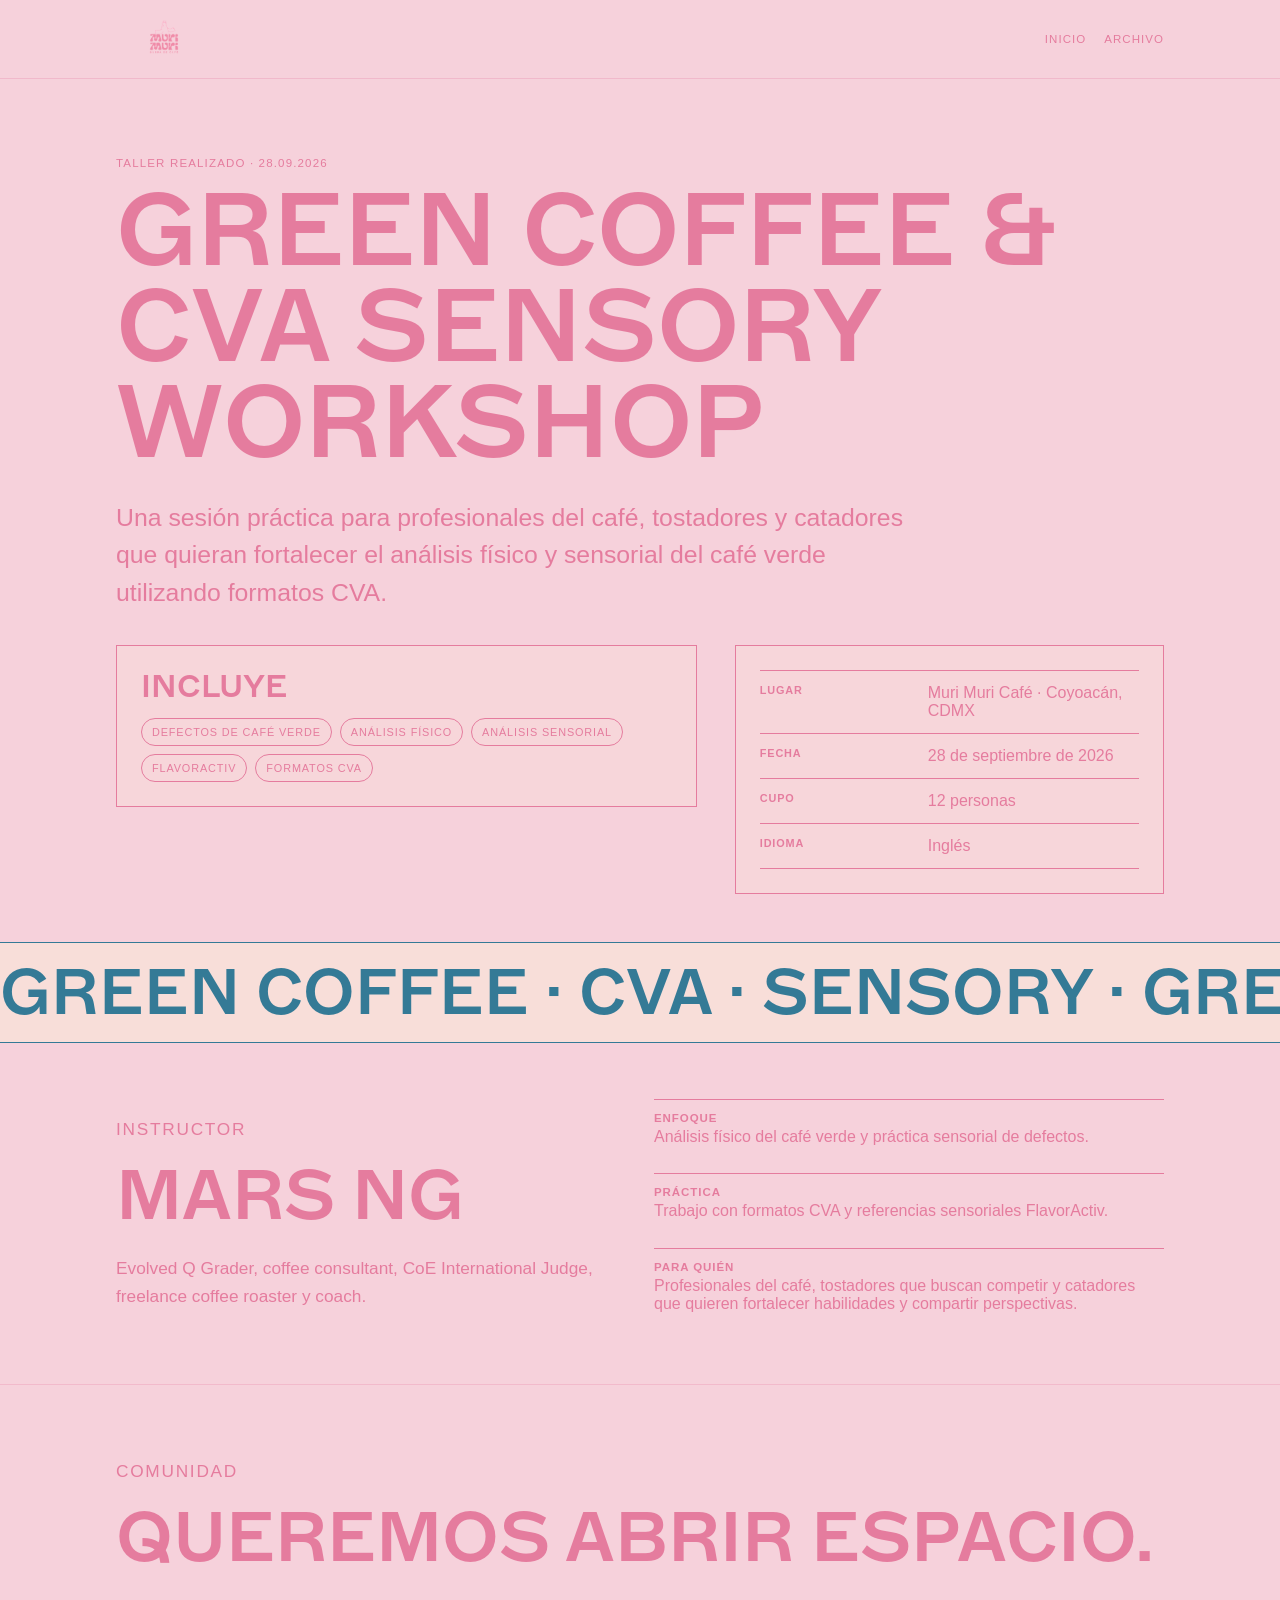
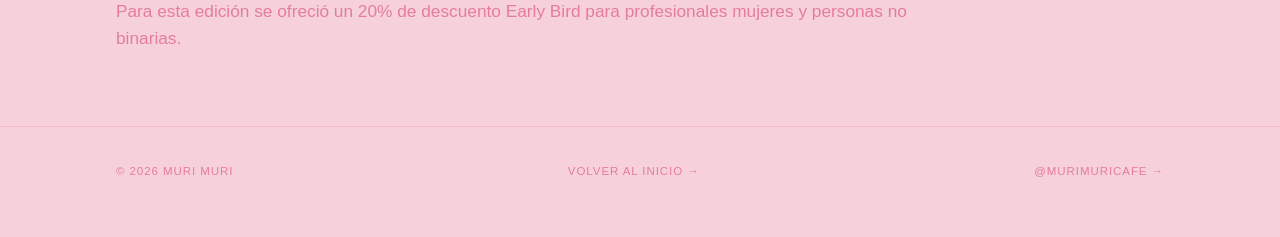
<file: talleres/index.html>
<!DOCTYPE html>
<html lang="es">
<head>
  <meta charset="utf-8" />
  <meta name="viewport" content="width=device-width,initial-scale=1" />
  <title>Green Coffee & CVA Sensory Workshop — Muri Muri</title>
  <meta name="description" content="Green Coffee & CVA Sensory Workshop en Muri Muri, Coyoacán, CDMX." />
  <link rel="icon" type="image/png" href="../assets/letterm.png" />
  <style>
    @font-face{font-family:Marfa;src:url('../assets/fonts/ABCMARFA-SEMIBOLD-TRIAL.otf')}@font-face{font-family:MuriSans;src:url('../assets/fonts/Regular.ttf')}
    :root{--bg:#f6d1db;--ink:#e57c9e;--paper:#f8ded9;--blue:#347a96}
    *{box-sizing:border-box}body{margin:0;background:var(--bg);color:var(--ink);font-family:MuriSans,Arial,sans-serif}a{color:inherit;text-decoration:none}.wrap{max-width:1100px;margin:auto;padding:0 26px}
    header{position:sticky;top:0;z-index:20;background:#f6d1dbee;backdrop-filter:blur(12px);border-bottom:1px solid #e57c9e45}.bar{height:78px;display:flex;align-items:center;justify-content:space-between}.bar img{height:54px}.bar nav{display:flex;gap:18px;font-size:.72rem;text-transform:uppercase;letter-spacing:.09em}
    .hero{padding:66px 0 48px}.micro{font-size:.72rem;text-transform:uppercase;letter-spacing:.1em}.hero h1{font-family:Marfa,sans-serif;text-transform:uppercase;font-size:clamp(3.5rem,8vw,7.5rem);line-height:.94;margin:14px 0 28px}.lead{font-size:clamp(1.15rem,2.2vw,1.55rem);line-height:1.5;max-width:820px}.hero-grid{display:grid;grid-template-columns:1.15fr .85fr;gap:38px;align-items:start;margin-top:34px}.card{border:1px solid currentColor;padding:24px;background:#f8ded955}.card h2{font-family:Marfa,sans-serif;text-transform:uppercase;font-size:2rem;line-height:1;margin:0 0 16px}.card p{line-height:1.55}.tags{display:flex;flex-wrap:wrap;gap:8px}.tag{border:1px solid currentColor;border-radius:999px;padding:7px 10px;font-size:.68rem;text-transform:uppercase;letter-spacing:.08em}.details{display:grid;gap:0;border-top:1px solid currentColor}.row{display:grid;grid-template-columns:150px 1fr;gap:18px;padding:13px 0;border-bottom:1px solid currentColor}.row b{font-size:.68rem;text-transform:uppercase;letter-spacing:.08em}.cta{display:flex;justify-content:space-between;align-items:center;border:1px solid currentColor;border-radius:999px;padding:11px 14px;margin-top:20px;text-transform:uppercase;font-size:.72rem;letter-spacing:.08em;transition:.2s}.cta:hover{transform:translateY(-2px);background:var(--ink);color:var(--bg)}
    .band{overflow:hidden;border-block:1px solid currentColor;background:#f8ded9;color:var(--blue)}.track{font-family:Marfa,sans-serif;font-size:clamp(2.4rem,5vw,4.5rem);white-space:nowrap;padding:10px 0;animation:move 25s linear infinite}@keyframes move{to{transform:translateX(-30%)}}
    .section{padding:56px 0;border-bottom:1px solid #e57c9e45}.section h2{font-family:Marfa,sans-serif;text-transform:uppercase;font-size:clamp(2.8rem,5.5vw,5rem);line-height:1;margin:0 0 24px}.section p{font-size:1.08rem;line-height:1.6;max-width:800px}.cols{display:grid;grid-template-columns:1fr 1fr;gap:28px}.list{display:grid;gap:12px}.list div{border-top:1px solid currentColor;padding-top:12px}.list b{display:block;text-transform:uppercase;font-size:.72rem;letter-spacing:.08em;margin-bottom:4px}.note{font-size:.9rem!important}.title-reveal{opacity:0}footer{padding:38px 0 60px}.footer{display:flex;justify-content:space-between;gap:20px;flex-wrap:wrap;font-size:.72rem;text-transform:uppercase;letter-spacing:.08em}
    @media(max-width:760px){.hero-grid,.cols{grid-template-columns:1fr}.hero{padding-top:48px}.hero h1{font-size:clamp(3rem,13vw,5rem);line-height:.97}.row{grid-template-columns:1fr;gap:5px}.bar img{height:48px}.bar nav{gap:10px;font-size:.64rem}}
    @media(prefers-reduced-motion:reduce){.track{animation:none}.title-reveal{opacity:1!important}.cta{transition:none}}
  </style>
</head>
<body>
<header><div class="wrap bar"><a href="../"><img src="../assets/logo.png" alt="Muri Muri"></a><nav><a href="../">Inicio</a><a href="../archive/">Archivo</a></nav></div></header>
<main>
<section class="hero"><div class="wrap"><p class="micro">Taller realizado · 28.09.2026</p><h1>Green Coffee &amp; CVA Sensory Workshop</h1><p class="lead">Una sesión práctica para profesionales del café, tostadores y catadores que quieran fortalecer el análisis físico y sensorial del café verde utilizando formatos CVA.</p><div class="hero-grid"><div class="card"><h2>Incluye</h2><div class="tags"><span class="tag">Defectos de café verde</span><span class="tag">Análisis físico</span><span class="tag">Análisis sensorial</span><span class="tag">FlavorActiv</span><span class="tag">Formatos CVA</span></div></div><div class="card"><div class="details"><div class="row"><b>Lugar</b><span>Muri Muri Café · Coyoacán, CDMX</span></div><div class="row"><b>Fecha</b><span>28 de septiembre de 2026</span></div><div class="row"><b>Cupo</b><span>12 personas</span></div><div class="row"><b>Idioma</b><span>Inglés</span></div></div></div></div></div></section>
<div class="band"><div class="track">GREEN COFFEE · CVA · SENSORY · GREEN COFFEE · CVA · SENSORY ·</div></div>
<section class="section"><div class="wrap cols"><div><p class="micro">Instructor</p><h2>Mars Ng</h2><p>Evolved Q Grader, coffee consultant, CoE International Judge, freelance coffee roaster y coach.</p></div><div class="list"><div><b>Enfoque</b><span>Análisis físico del café verde y práctica sensorial de defectos.</span></div><div><b>Práctica</b><span>Trabajo con formatos CVA y referencias sensoriales FlavorActiv.</span></div><div><b>Para quién</b><span>Profesionales del café, tostadores que buscan competir y catadores que quieren fortalecer habilidades y compartir perspectivas.</span></div></div></div></section>
<section class="section"><div class="wrap"><p class="micro">Comunidad</p><h2>Queremos abrir espacio.</h2><p>Para esta edición se ofreció un 20% de descuento Early Bird para profesionales mujeres y personas no binarias.</p></div></section>
</main>
<footer><div class="wrap footer"><span>© 2026 Muri Muri</span><a href="../">Volver al inicio →</a><a href="https://instagram.com/murimuricafe" target="_blank" rel="noopener">@murimuricafe →</a></div></footer>
<script>const titles=document.querySelectorAll('h1,h2');titles.forEach(el=>el.classList.add('title-reveal'));const o=new IntersectionObserver(es=>es.forEach(e=>{if(e.isIntersecting){e.target.animate([{opacity:0,transform:'translateY(16px)'},{opacity:1,transform:'translateY(0)'}],{duration:620,easing:'cubic-bezier(.2,.8,.2,1)',fill:'forwards'});o.unobserve(e.target)}}),{threshold:.14});titles.forEach(el=>o.observe(el));</script>
</body></html>
</file>
<file: styles-preview.css>
@font-face{font-family:Marfa;src:url('assets/fonts/ABCMARFA-SEMIBOLD-TRIAL.otf')}@font-face{font-family:MuriSans;src:url('assets/fonts/Regular.ttf')}*{box-sizing:border-box}html{scroll-behavior:smooth}body{margin:0;background:#f8ded9;color:#347a96;font-family:MuriSans,Arial,sans-serif;overflow-x:hidden}a{color:inherit;text-decoration:none}.wrap{max-width:1120px;margin:auto;padding:0 24px}.intro{position:fixed;inset:0;z-index:200;background:#f8ded9;display:grid;place-items:center;overflow:hidden;transition:opacity .65s ease,visibility .65s ease}.intro.done{opacity:0;visibility:hidden;pointer-events:none}.intro-stage{position:relative;width:min(94vw,820px);height:min(74vh,640px)}.intro-letter{position:absolute;height:clamp(66px,10vw,108px);width:auto;translate:-50% -50%;cursor:pointer;user-select:none;mix-blend-mode:multiply;animation:float 5s ease-in-out infinite;transition:left .8s cubic-bezier(.2,.8,.2,1),top .8s cubic-bezier(.2,.8,.2,1),height .8s ease,transform .8s ease}.intro.assembling .intro-letter{animation:none;pointer-events:none}.skip{position:absolute;right:22px;top:20px;border:1px solid currentColor;background:transparent;color:inherit;border-radius:999px;padding:8px 12px;font:inherit;font-size:.68rem;text-transform:uppercase;letter-spacing:.08em;cursor:pointer}@keyframes float{50%{transform:translateY(-12px) rotate(4deg)}}.page-wipe{position:fixed;inset:0;z-index:180;background:#ef9277;transform:translateY(100%);pointer-events:none}.page-wipe.go{animation:wipe .75s cubic-bezier(.7,0,.2,1) forwards}@keyframes wipe{0%{transform:translateY(100%)}55%,100%{transform:translateY(0)}}header{position:sticky;top:0;z-index:50;background:#f8ded9e8;backdrop-filter:blur(12px);border-bottom:1px solid #347a9640;transition:transform .34s cubic-bezier(.2,.8,.2,1),box-shadow .25s ease}header.nav-hidden{transform:translateY(-105%)}header.nav-scrolled{box-shadow:0 8px 26px rgba(52,122,150,.08)}.nav{height:88px;display:grid;grid-template-columns:auto 1fr auto;align-items:center;gap:20px}.brand img{height:70px;display:block}.navlinks{display:flex;justify-content:center;gap:20px;font-size:.73rem;text-transform:uppercase;letter-spacing:.09em}.nav-actions{display:flex;gap:8px}.mobile-menu{display:none}.pill{border:1px solid currentColor;border-radius:999px;padding:8px 13px;font:inherit;font-size:.7rem;text-transform:uppercase;letter-spacing:.08em;background:transparent;color:inherit;cursor:pointer;transition:transform .22s ease,background-color .22s ease,color .22s ease,box-shadow .22s ease}.pill:hover{transform:translateY(-2px);background:#347a96;color:#f8ded9;box-shadow:0 7px 18px rgba(52,122,150,.12)}.navlinks a{position:relative}.navlinks a::after{content:'';position:absolute;left:0;right:100%;bottom:-5px;height:1px;background:currentColor;transition:right .22s ease}.navlinks a:hover::after{right:0}.hero{min-height:72vh;display:grid;align-items:end;padding:52px 0 38px}.hero-grid{display:grid;grid-template-columns:1.65fr 1fr;gap:38px;align-items:end}.eyebrow,.micro{font-size:.72rem;text-transform:uppercase;letter-spacing:.1em}.wordmark{display:flex;flex-direction:column;gap:clamp(22px,2.2vw,34px);width:min(100%,650px);margin:16px 0 0}.wordmark-row{display:flex;align-items:flex-end;gap:clamp(12px,1.2vw,16px)}.wordmark img{display:block;height:clamp(74px,10vw,126px);width:auto;mix-blend-mode:multiply}.wordmark.footer-mark{width:min(100%,430px);margin:0 0 34px;gap:clamp(10px,1vw,16px)}.wordmark.footer-mark .wordmark-row{gap:clamp(4px,.55vw,8px)}.wordmark.footer-mark img{height:clamp(48px,7vw,84px)}.hero-side p{font-size:clamp(1rem,1.8vw,1.25rem);line-height:1.45}.sticker{width:min(230px,56vw);display:block;margin:auto auto 18px;animation:drift 7s ease-in-out infinite}@keyframes drift{50%{transform:translateY(-10px) rotate(-2deg)}}.band{overflow:hidden;background:#f6cf9c;color:#ef9277;border-block:1px solid currentColor}.band-track{font-family:Marfa,sans-serif;font-size:clamp(2.2rem,5vw,4.6rem);white-space:nowrap;padding:9px 0;animation:marquee 24s linear infinite}@keyframes marquee{to{transform:translateX(-35%)}}section{padding:64px 0;border-bottom:1px solid #347a9640}.section-head{display:grid;grid-template-columns:120px 1fr minmax(260px,340px);gap:24px;align-items:end;margin-bottom:30px}.section-head h2,.coffee-card h3,.address{font-family:Marfa,sans-serif;text-transform:uppercase}.section-head h2{font-size:clamp(2.5rem,5.6vw,5.1rem);line-height:1.02;margin:0}.section-note{max-width:340px;justify-self:end}.current-coffee-grid{display:grid;grid-template-columns:1fr 1fr;gap:16px;align-items:stretch}.coffee-card{display:grid;grid-template-columns:1fr;min-height:500px;background:#f6cf9c;color:#ef9277;border:1px solid currentColor;padding:24px;gap:30px;transition:transform .24s ease,box-shadow .24s ease}.coffee-card:hover{transform:translateY(-5px);box-shadow:0 16px 34px rgba(0,0,0,.08)}.coffee-card-blue{background:#d7e8ee;color:#347a96}.coffee-card h3{font-size:clamp(2.2rem,4vw,3.8rem);line-height:1.02;margin:18px 0}.variety{font-style:italic}.label{border-top:1px solid currentColor}.row{display:grid;grid-template-columns:110px 1fr;gap:12px;padding:10px 0;border-bottom:1px solid currentColor;font-size:.82rem}.row b{font-size:.68rem;text-transform:uppercase;letter-spacing:.07em}.button{display:flex;justify-content:space-between;align-items:center;border:1px solid currentColor;padding:12px 14px;margin-top:18px;text-transform:uppercase;font-size:.72rem;letter-spacing:.08em;transition:transform .22s ease,background-color .22s ease,color .22s ease,box-shadow .22s ease}.button:hover{transform:translateY(-3px);background:currentColor;box-shadow:0 8px 20px rgba(0,0,0,.08)}.button:hover span{mix-blend-mode:difference;color:#fff}.gallery{display:grid;grid-template-columns:1.25fr .75fr;gap:16px}.gallery img{width:100%;height:100%;object-fit:cover}.gallery-main{min-height:520px}.gallery-stack{display:grid;gap:16px}.visit{background:#cfe7ca;color:#72ad68}.visit-grid{display:grid;grid-template-columns:1fr 1fr;gap:38px}.address{font-size:clamp(2.5rem,5.4vw,5rem);line-height:1.02;margin:0 0 24px}.visit img{width:100%;height:430px;object-fit:cover}.visit-list{margin-top:26px;border-top:1px solid currentColor}.visit-list .row{grid-template-columns:160px 1fr}footer{padding:42px 0 54px}.footer-line{display:flex;justify-content:space-between;gap:20px;flex-wrap:wrap;font-size:.72rem;text-transform:uppercase;letter-spacing:.07em}.footer-line a{transition:transform .2s ease}.footer-line a:hover{transform:translateY(-2px)}.workshop-popup{position:fixed;inset:0;z-index:170;display:grid;place-items:center;padding:28px;background:rgba(248,222,217,.55);backdrop-filter:blur(8px);opacity:0;visibility:hidden;pointer-events:none;transition:opacity .35s ease,visibility .35s ease}.workshop-popup.open{opacity:1;visibility:visible;pointer-events:auto}.workshop-popup-card{position:relative;width:min(92vw,760px);background:#f6d1db;color:#e57c9e;border:1px solid currentColor;padding:34px;box-shadow:0 22px 70px rgba(52,122,150,.12);transform:translateY(18px) scale(.985);transition:transform .38s cubic-bezier(.2,.8,.2,1),box-shadow .25s ease}.workshop-popup.open .workshop-popup-card{transform:translateY(0) scale(1)}.workshop-popup-card:hover{box-shadow:0 30px 80px rgba(52,122,150,.16)}.workshop-popup-card h2{font-family:Marfa,sans-serif;text-transform:uppercase;font-size:clamp(3rem,8vw,6.3rem);line-height:.94;margin:14px 0 20px}.workshop-popup-card p:not(.micro){font-size:1.08rem;line-height:1.5;max-width:560px}.workshop-popup-cta{display:inline-block;margin-top:18px;border:1px solid currentColor;border-radius:999px;padding:9px 13px;font-size:.72rem;text-transform:uppercase;letter-spacing:.08em}.workshop-popup-close{position:absolute;top:20px;right:22px;z-index:2;width:42px;height:42px;border:1px solid #e57c9e;border-radius:50%;background:#f8ded9;color:#e57c9e;font:inherit;font-size:1.25rem;cursor:pointer;transition:transform .2s ease,background-color .2s ease,color .2s ease}.workshop-popup-close:hover{transform:scale(1.05);background:#e57c9e;color:#f8ded9}.game-modal{position:fixed;inset:0;z-index:175;display:grid;place-items:center;padding:24px;background:rgba(248,222,217,.68);backdrop-filter:blur(10px);opacity:0;visibility:hidden;pointer-events:none;transition:opacity .3s ease,visibility .3s ease}.game-modal.open{opacity:1;visibility:visible;pointer-events:auto}.game-card{position:relative;width:min(94vw,980px);background:#f8ded9;color:#347a96;border:1px solid currentColor;padding:26px;box-shadow:0 24px 70px rgba(52,122,150,.14)}.game-card h2{font-family:Marfa,sans-serif;text-transform:uppercase;font-size:clamp(2rem,5vw,4rem);line-height:1;margin:8px 0 10px}.game-card>p:not(.micro):not(.game-help){margin:0 0 14px}.game-score{display:flex;gap:10px;flex-wrap:wrap;margin:0 0 14px}.game-score span{border:1px solid currentColor;border-radius:999px;padding:6px 12px;font-size:.78rem}.game-card canvas{width:100%;height:auto;display:block;background:#f8ded9;border-top:1px solid rgba(52,122,150,.25);border-bottom:1px solid rgba(52,122,150,.25);touch-action:none}.game-help{text-align:center;font-size:.72rem;letter-spacing:.03em;margin:12px 0 0}.game-close{position:absolute;top:14px;right:14px;width:40px;height:40px;border:1px solid currentColor;border-radius:50%;background:#f8ded9;color:#347a96;font:inherit;font-size:1.2rem;cursor:pointer}.menu-modal{position:fixed;inset:0;z-index:160;background:#f8ded9f0;backdrop-filter:blur(14px);display:none;padding:24px}.menu-modal.open{display:grid;place-items:center}.menu-shell{position:relative;width:min(94vw,980px);height:min(88vh,860px);background:#fff8f2;border:1px solid #347a96}.menu-shell iframe{width:100%;height:100%;border:0}.menu-close,.menu-prev,.menu-next{position:absolute;z-index:2;border:1px solid #347a96;background:#f8ded9;color:#347a96;width:42px;height:42px;border-radius:50%;font:inherit;cursor:pointer;transition:transform .2s ease,background-color .2s ease,color .2s ease}.menu-close:hover,.menu-prev:hover,.menu-next:hover{transform:scale(1.06);background:#347a96;color:#f8ded9}.menu-close{top:12px;right:12px}.menu-prev{left:12px;bottom:12px}.menu-next{right:12px;bottom:12px}.highlight-reveal{opacity:0}.title-reveal{opacity:0}@media(min-width:1400px){.wrap{max-width:1100px}.hero{min-height:68vh}.section-head h2{font-size:4.6rem}.current-coffee-grid .coffee-card{min-height:470px}}@media(max-width:800px){.wrap{padding:0 26px}.hero-grid,.coffee-card,.gallery,.visit-grid,.current-coffee-grid{grid-template-columns:1fr}.section-head{grid-template-columns:1fr;gap:18px}.section-note{justify-self:start}.navlinks{display:none}.mobile-menu{display:inline-block}.hero{min-height:70vh}.gallery-main{min-height:420px}.gallery-stack{grid-template-columns:1fr 1fr}.visit img{height:360px}.brand img{height:62px}.nav{height:86px;gap:10px}.pill{padding:8px 11px;font-size:.66rem}.section-head h2{font-size:clamp(2.7rem,12vw,4.7rem);line-height:1.08}.coffee-card h3{font-size:clamp(2.4rem,11vw,4.3rem);line-height:1.04}.current-coffee-grid .coffee-card{min-height:unset}.address{font-size:clamp(2.65rem,11.5vw,4.6rem);line-height:1.06}.wordmark{width:min(100%,520px);gap:18px}.wordmark img{height:clamp(64px,18vw,98px)}.wordmark-row{gap:clamp(7px,2vw,12px)}.wordmark.footer-mark{gap:8px}.wordmark.footer-mark .wordmark-row{gap:3px}.workshop-popup{padding:16px}.workshop-popup-card{padding:26px}.workshop-popup-card h2{font-size:clamp(2.7rem,12vw,4.5rem);line-height:.96}.workshop-popup-close{top:12px;right:12px}.game-modal{padding:12px}.game-card{padding:18px}.game-help{font-size:.65rem}}@media(prefers-reduced-motion:reduce){html{scroll-behavior:auto}.band-track,.sticker,.intro-letter{animation:none!important}.highlight-reveal,.title-reveal{opacity:1!important}.pill,.button,.coffee-card,.footer-line a,.menu-close,.menu-prev,.menu-next,.workshop-popup,.workshop-popup-card,.workshop-popup-close,.game-modal{transition:none!important}}
</file>
